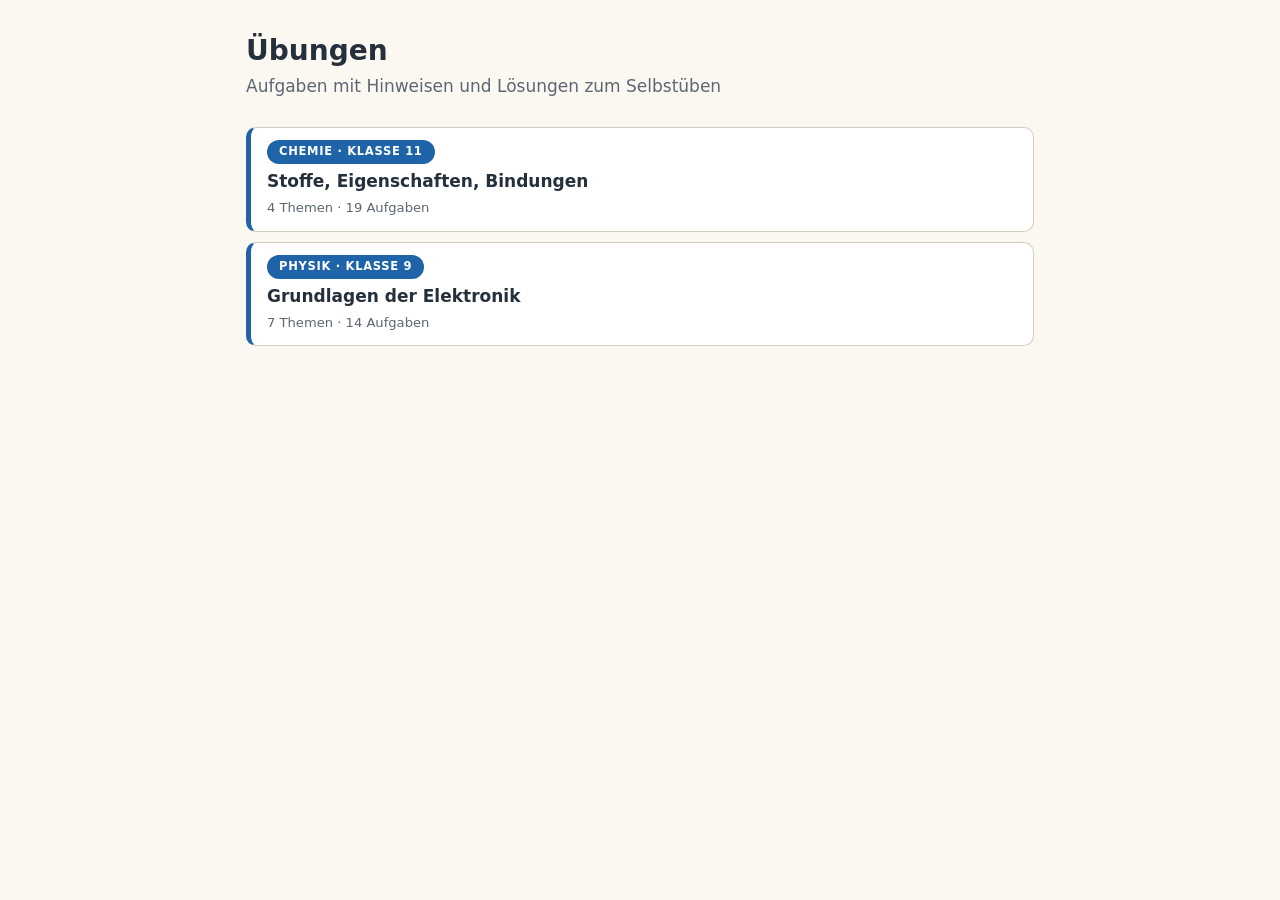
<file: index.html>
<!doctype html>
<html lang="de">
<head>
<meta charset="utf-8">
<meta name="viewport" content="width=device-width, initial-scale=1">
<meta http-equiv="Content-Security-Policy" content="default-src 'none'; img-src 'self'; style-src 'self'; base-uri 'none'; form-action 'none'">
<meta name="referrer" content="no-referrer">
<meta name="robots" content="noindex">
<meta name="theme-color" content="#FBF8F2">
<title>Übungen</title>
<link rel="icon" href="favicon.svg" type="image/svg+xml">
<link rel="stylesheet" href="style.css">
</head>
<body id="top">
<header><h1>Übungen</h1><p class="unter">Aufgaben mit Hinweisen und Lösungen zum Selbstüben</p></header><main><nav class="uebersicht"><a class="seite" href="bindungen-11/"><span class="kicker">Chemie · Klasse 11</span><strong>Stoffe, Eigenschaften, Bindungen</strong><span class="umfang">4 Themen · 19 Aufgaben</span></a><a class="seite" href="elektronik-9/"><span class="kicker">Physik · Klasse 9</span><strong>Grundlagen der Elektronik</strong><span class="umfang">7 Themen · 14 Aufgaben</span></a></nav></main>
</body>
</html>
</file>
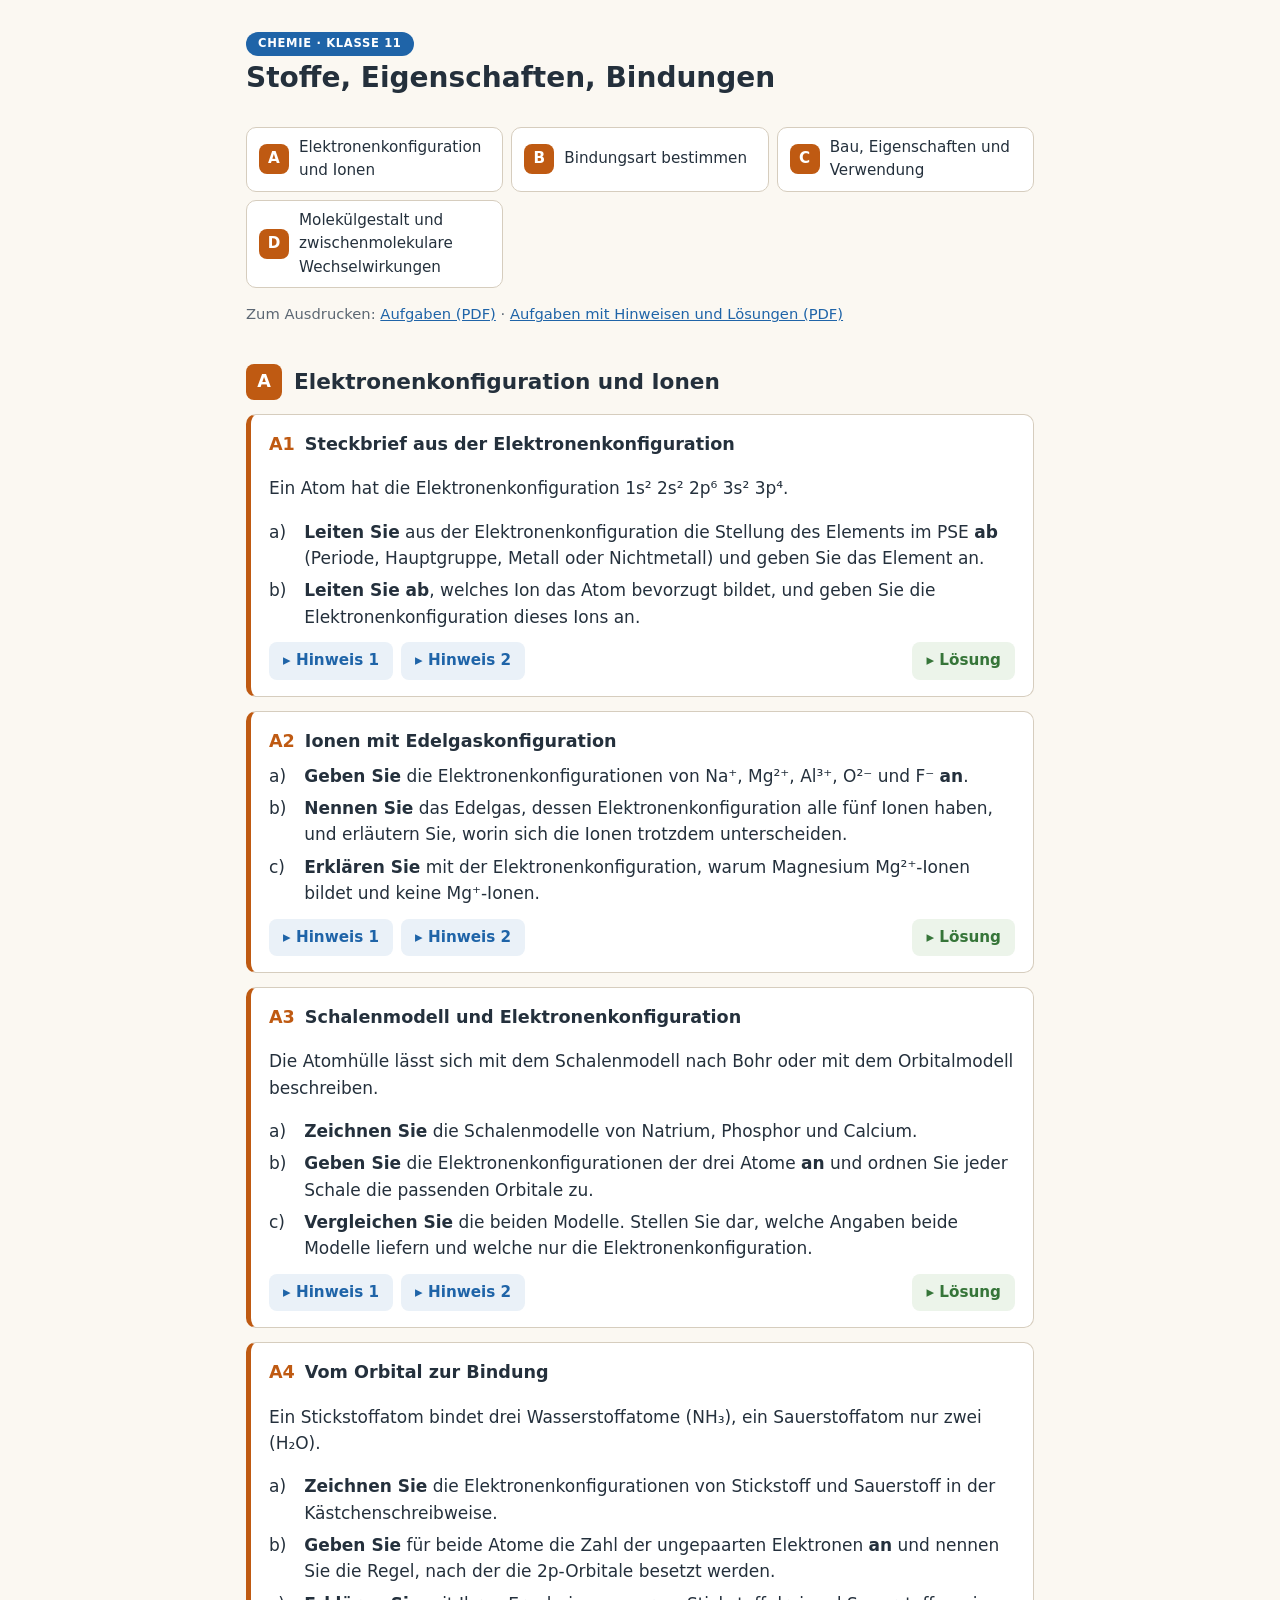
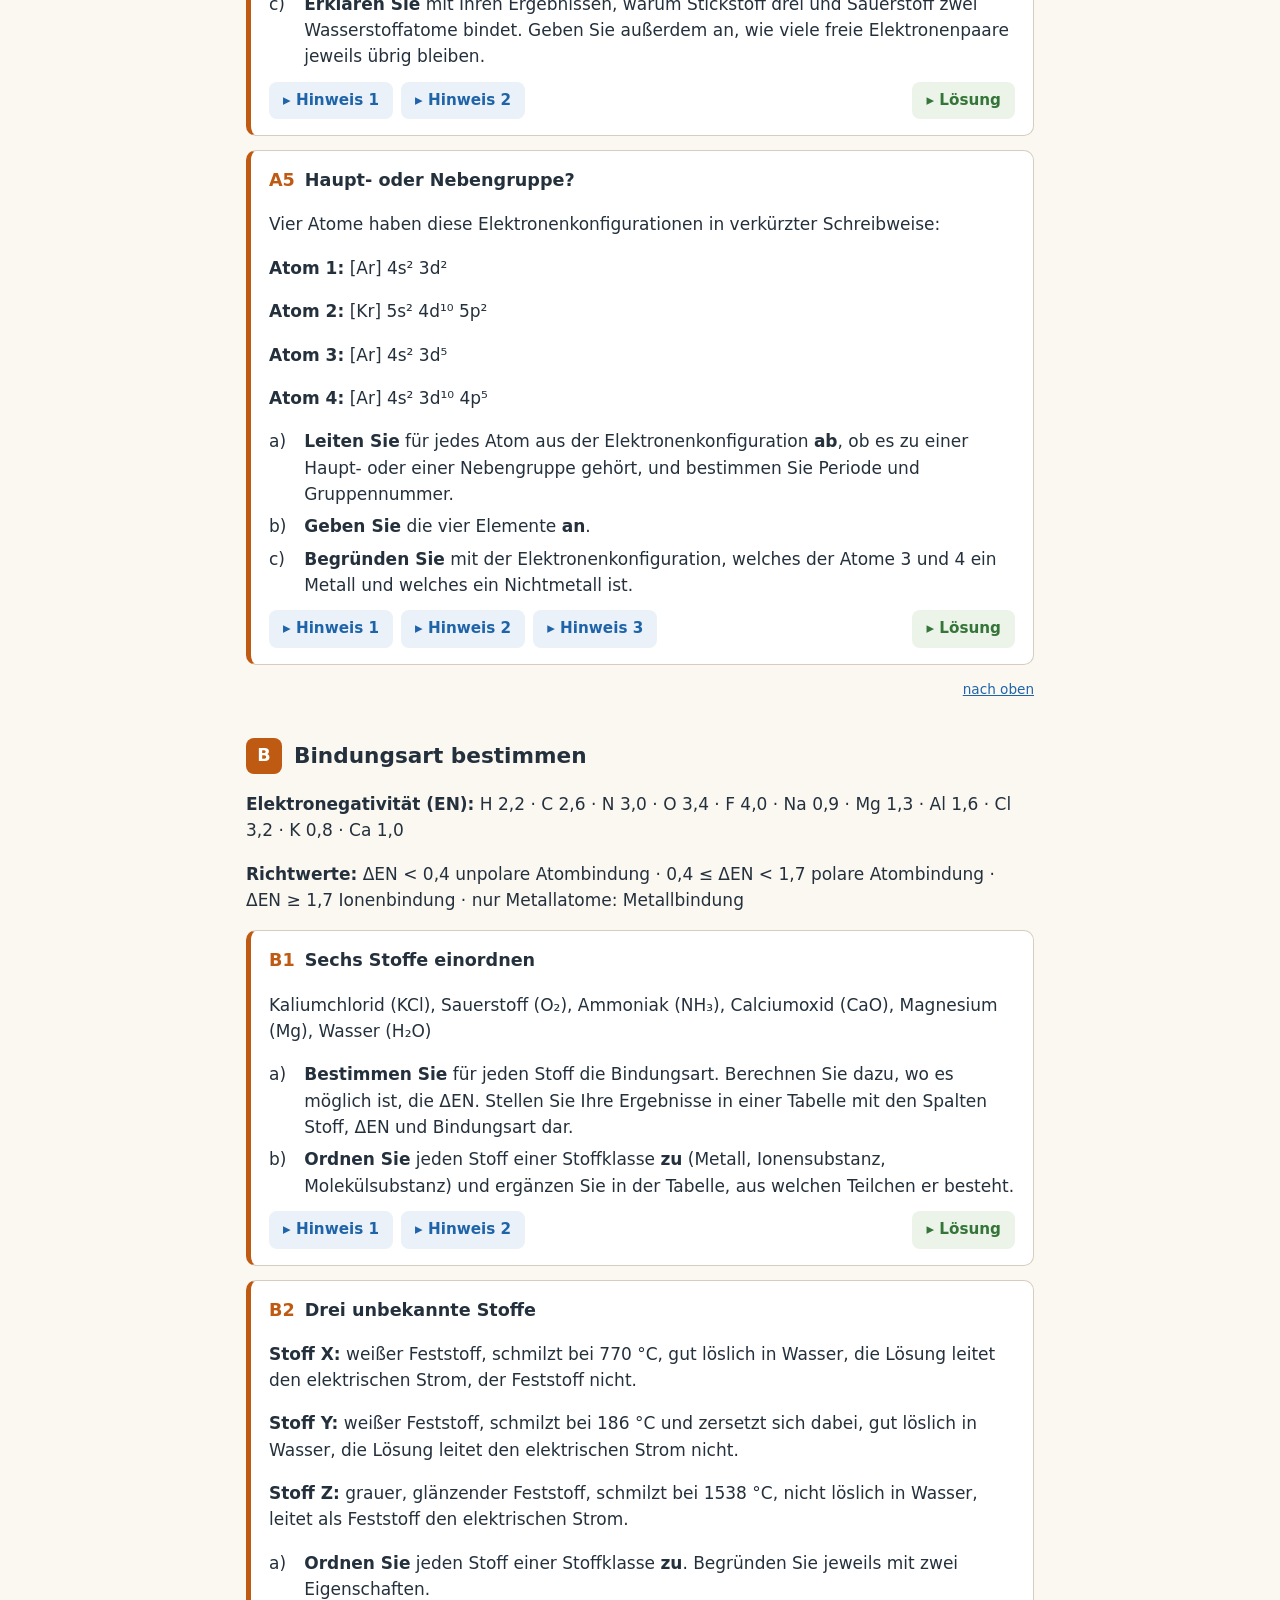
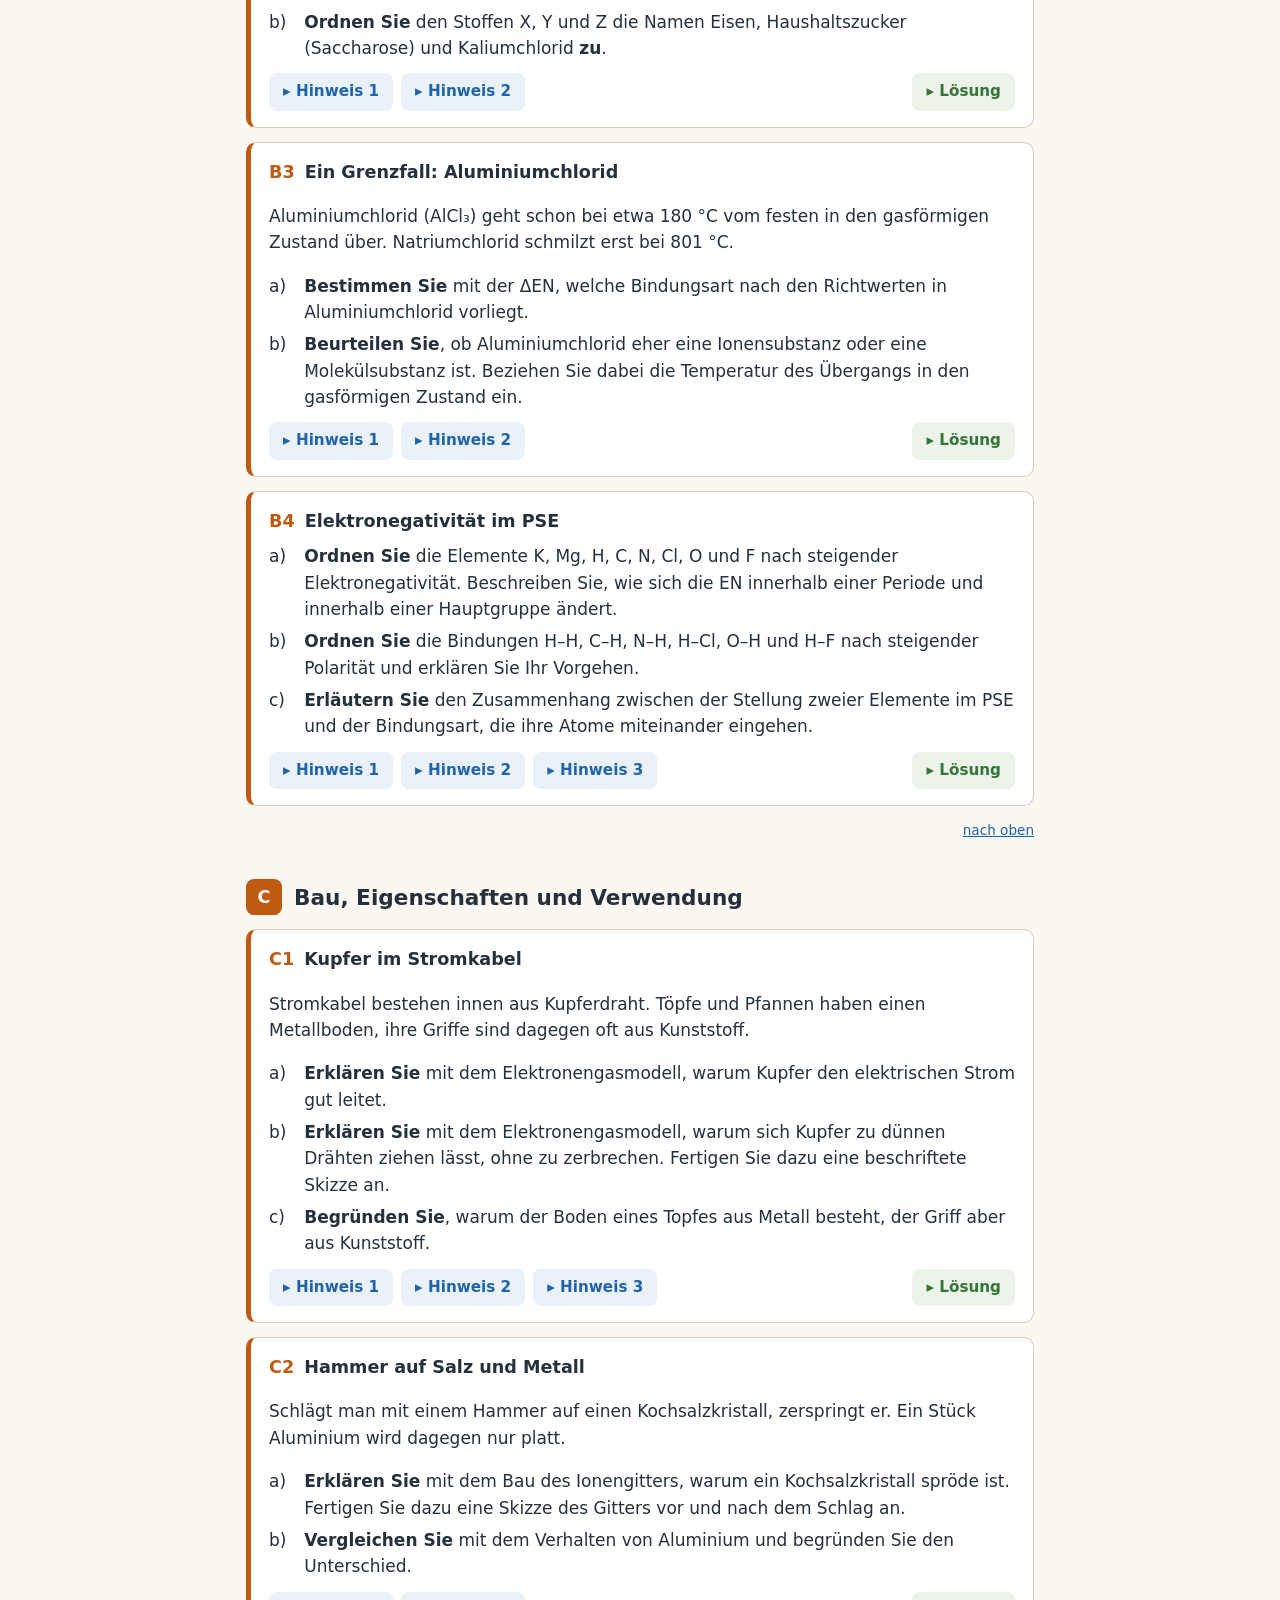
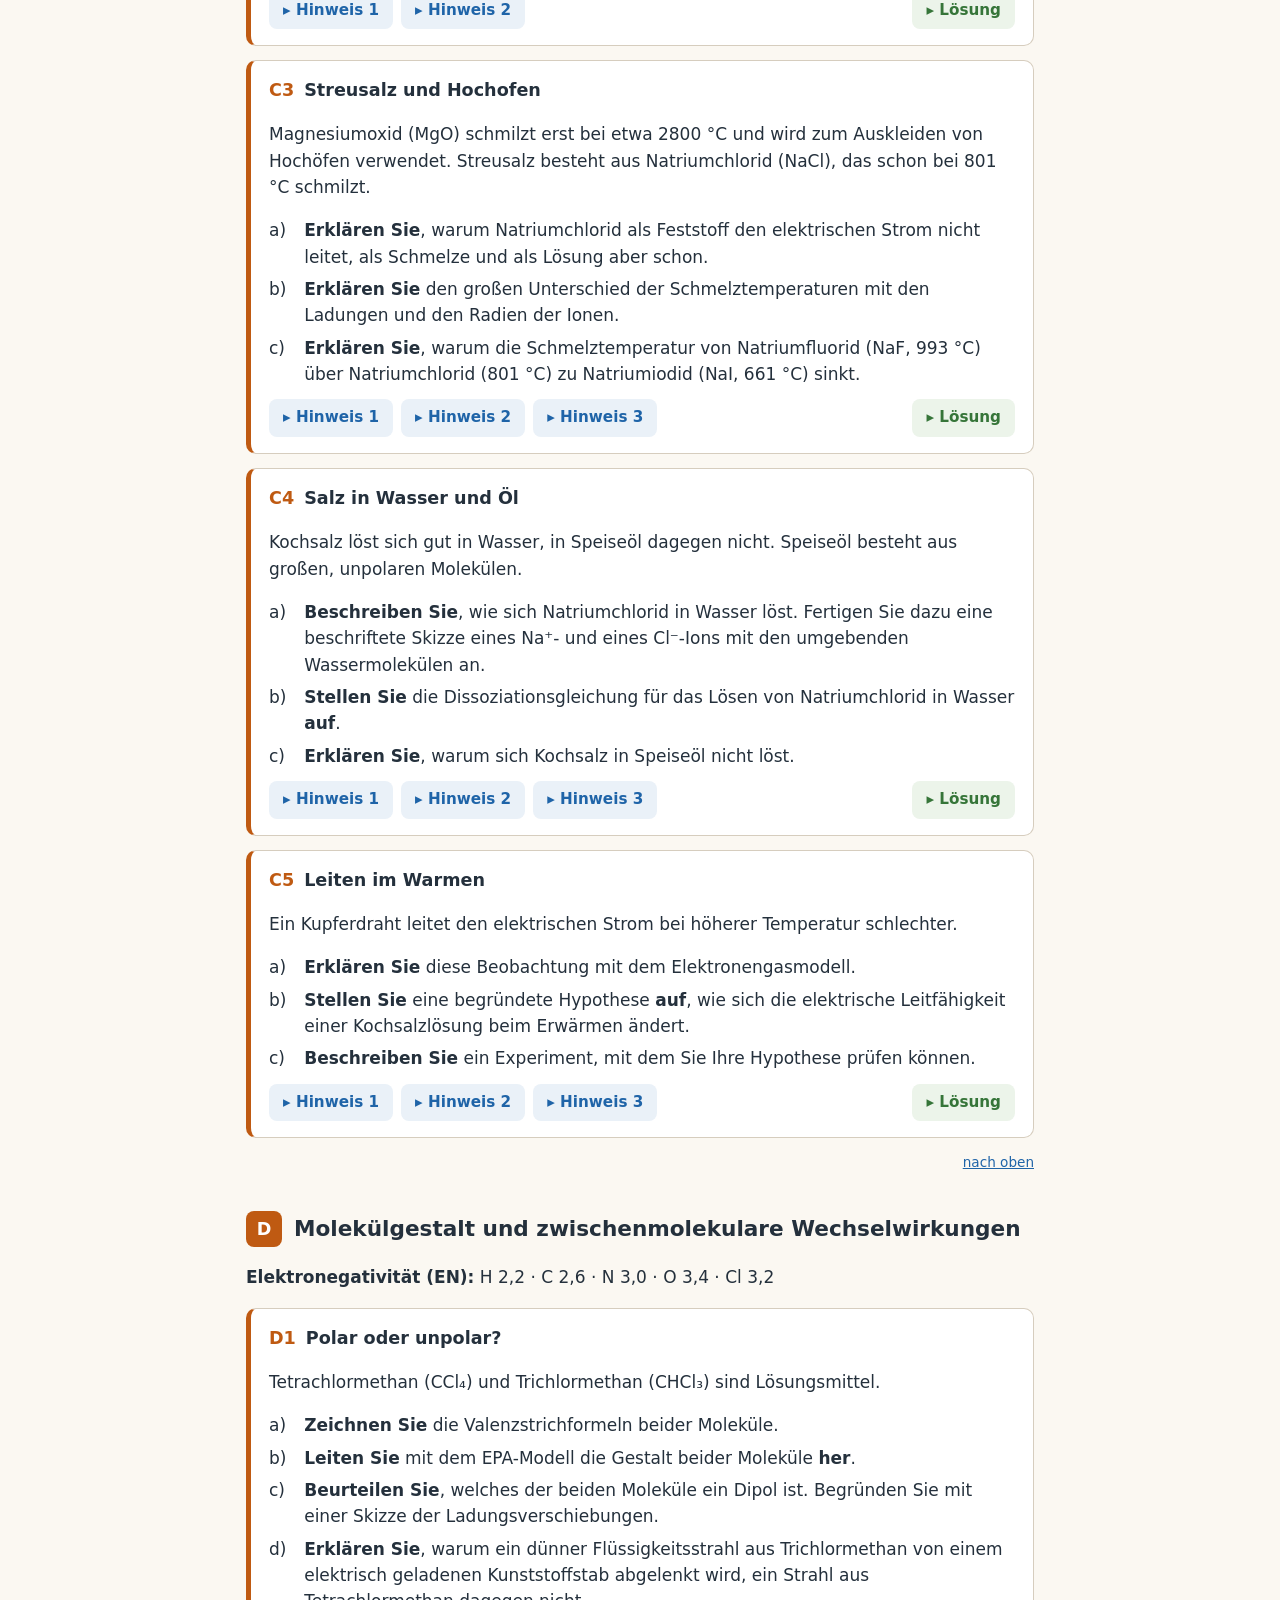
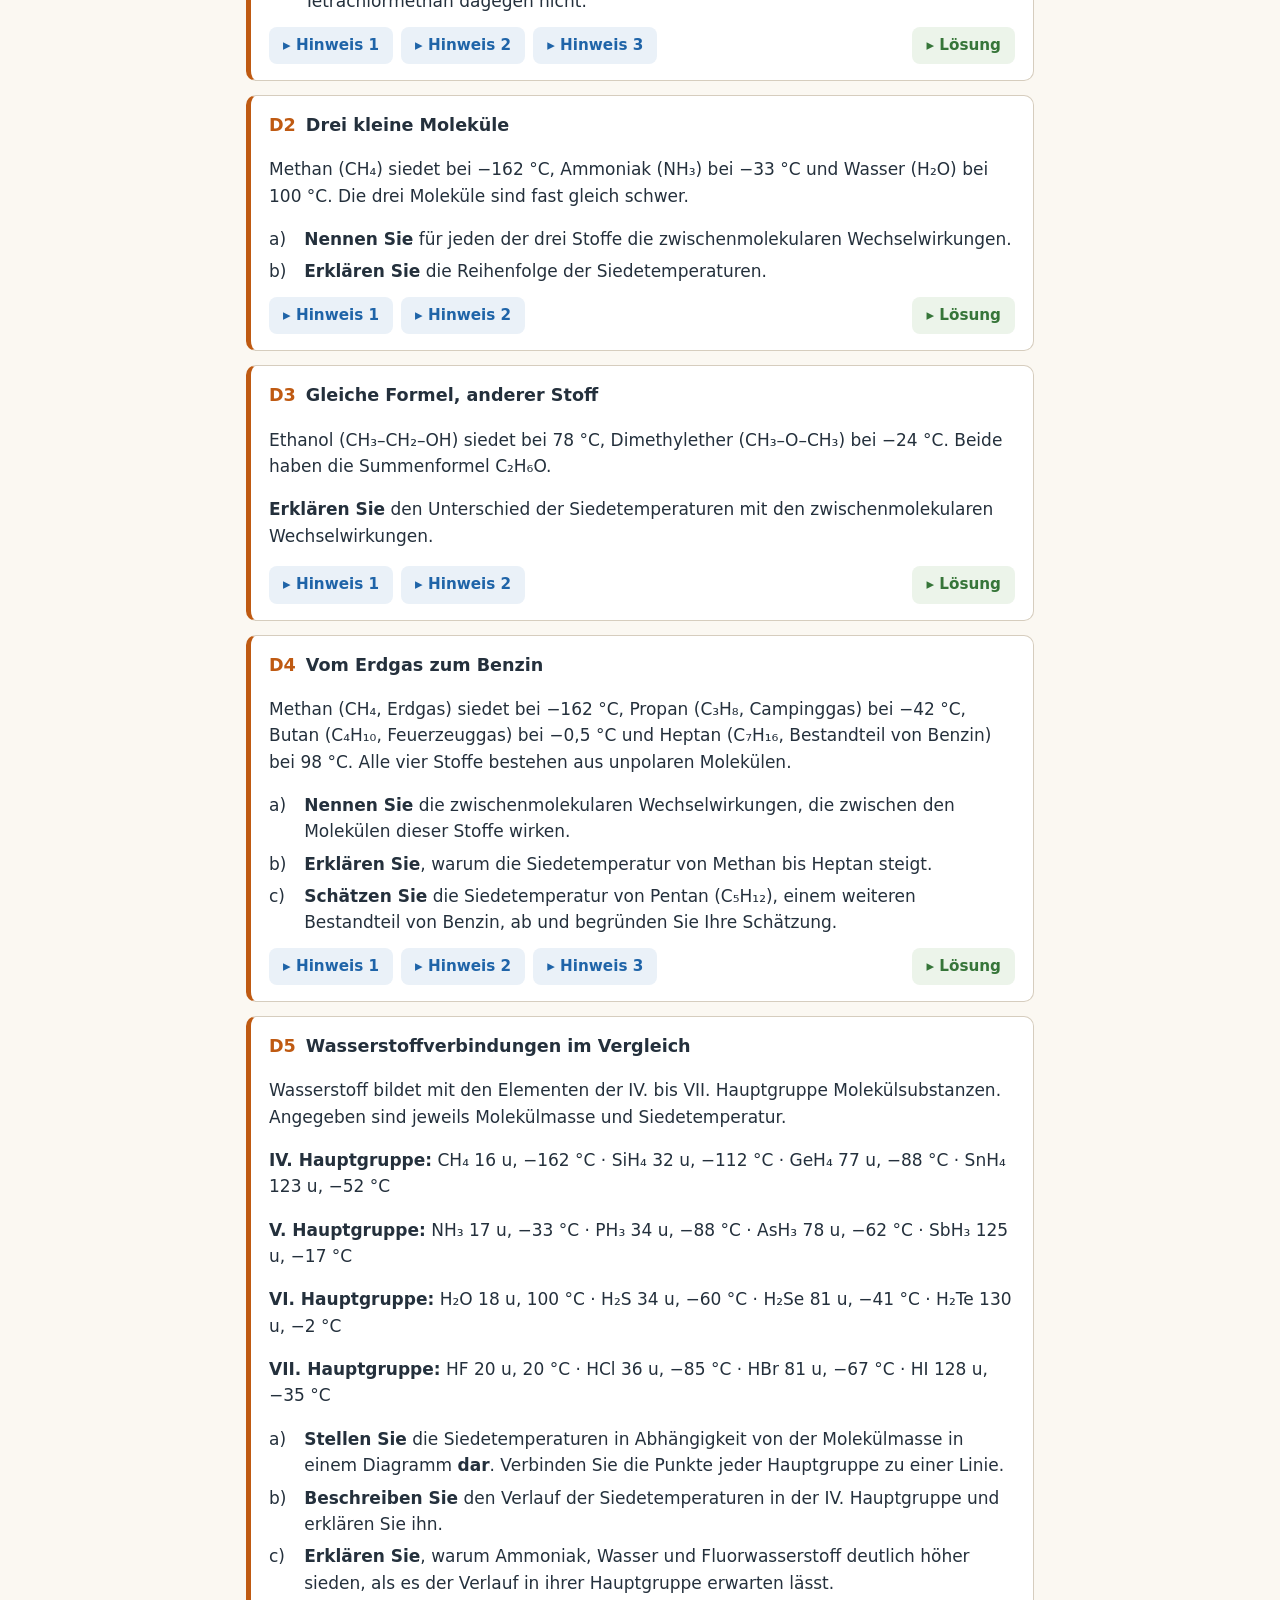
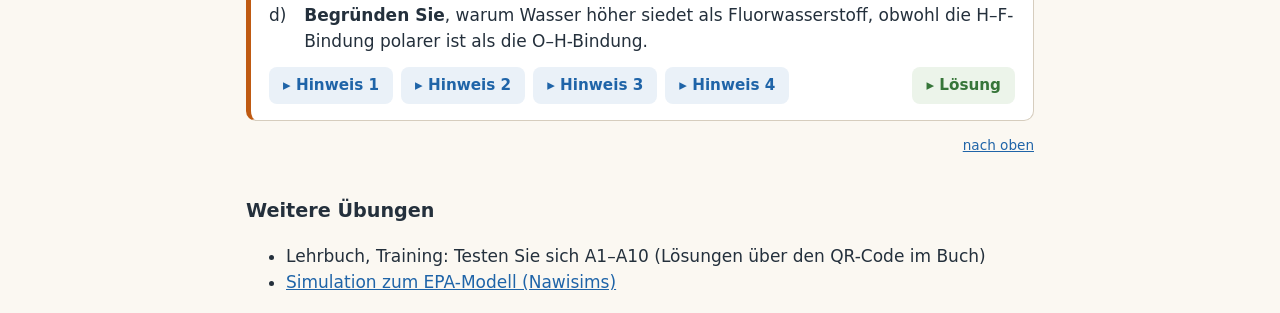
<file: bindungen-11/index.html>
<!doctype html>
<html lang="de">
<head>
<meta charset="utf-8">
<meta name="viewport" content="width=device-width, initial-scale=1">
<meta http-equiv="Content-Security-Policy" content="default-src 'none'; img-src 'self'; style-src 'self'; base-uri 'none'; form-action 'none'">
<meta name="referrer" content="no-referrer">
<meta name="robots" content="noindex">
<meta name="theme-color" content="#FBF8F2">
<title>Stoffe, Eigenschaften, Bindungen</title>
<link rel="icon" href="../favicon.svg" type="image/svg+xml">
<link rel="stylesheet" href="../style.css">
</head>
<body id="top">
<header><p class="kicker">Chemie · Klasse 11</p><h1>Stoffe, Eigenschaften, Bindungen</h1>
</header>
<main>
<nav class="themen" aria-label="Themen"><a href="#thema-a"><span>A</span>Elektronenkonfiguration und Ionen</a><a href="#thema-b"><span>B</span>Bindungsart bestimmen</a><a href="#thema-c"><span>C</span>Bau, Eigenschaften und Verwendung</a><a href="#thema-d"><span>D</span>Molekülgestalt und zwischenmolekulare Wechselwirkungen</a></nav>
<p class="pdf">Zum Ausdrucken: <a href="uebungen.pdf">Aufgaben (PDF)</a> · <a href="uebungen-loesungen.pdf">Aufgaben mit Hinweisen und Lösungen (PDF)</a></p>
<section class="thema" id="thema-a">
<div class="themenkopf">
<h2><span class="kachel">A</span>Elektronenkonfiguration und Ionen</h2>
</div>
<article class="aufgabe" id="a1">
<div class="auftrag">
<h3><span class="nr">A1</span>Steckbrief aus der Elektronenkonfiguration</h3>
<p>Ein Atom hat die Elektronenkonfiguration 1s² 2s² 2p⁶ 3s² 3p⁴.</p>
<ol class="teil"><li><span class="abc">a)</span><div><strong>Leiten Sie</strong> aus der Elektronenkonfiguration die Stellung des Elements im PSE <strong>ab</strong> (Periode, Hauptgruppe, Metall oder Nichtmetall) und geben Sie das Element an.</div></li><li><span class="abc">b)</span><div><strong>Leiten Sie ab</strong>, welches Ion das Atom bevorzugt bildet, und geben Sie die Elektronenkonfiguration dieses Ions an.</div></li></ol>
</div>
<div class="hilfen"><details class="hinweis"><summary>Hinweis 1<span class="zu"> zu A1</span></summary><div><p>Zählen Sie alle Elektronen, ihre Zahl ist die Ordnungszahl. Für die Stellung im PSE kommt es auf das äußerste besetzte Energieniveau an.</p></div></details><details class="hinweis"><summary>Hinweis 2<span class="zu"> zu A1</span></summary><div><p>Die Periode ist die Nummer des höchsten besetzten Energieniveaus, die Hauptgruppe die Zahl der Elektronen in diesem Niveau (hier 3s + 3p). Einem Atom mit fast vollem p-Niveau fehlen nur wenige Elektronen bis zur Edelgaskonfiguration: Es nimmt Elektronen auf.</p></div></details><details class="loesung"><summary>Lösung<span class="zu"> zu A1</span></summary><div><ol class="teil"><li><span class="abc">a)</span><div>Das höchste besetzte Energieniveau ist n = 3, das Element steht also in der <strong>3. Periode</strong>. Im 3s- und 3p-Niveau sitzen 2 + 4 = 6 Valenzelektronen, das ergibt die <strong>VI. Hauptgruppe</strong>. Wegen der fortgeschrittenen Besetzung der 3p-Orbitale (4 von 6 Elektronen) ist es ein <strong>Nichtmetall</strong>. Mit 16 Elektronen ist es <strong>Schwefel</strong> (S).</div></li><li><span class="abc">b)</span><div>Dem Atom fehlen zwei Elektronen bis zum vollen 3p-Niveau. Es nimmt deshalb zwei Elektronen auf und bildet das <strong>Sulfid-Ion S²⁻</strong> mit der Elektronenkonfiguration 1s² 2s² 2p⁶ 3s² 3p⁶. Das ist die Edelgaskonfiguration von Argon.</div></li></ol></div></details></div>
</article>
<article class="aufgabe" id="a2">
<div class="auftrag">
<h3><span class="nr">A2</span>Ionen mit Edelgaskonfiguration</h3>
<ol class="teil"><li><span class="abc">a)</span><div><strong>Geben Sie</strong> die Elektronenkonfigurationen von Na⁺, Mg²⁺, Al³⁺, O²⁻ und F⁻ <strong>an</strong>.</div></li><li><span class="abc">b)</span><div><strong>Nennen Sie</strong> das Edelgas, dessen Elektronenkonfiguration alle fünf Ionen haben, und erläutern Sie, worin sich die Ionen trotzdem unterscheiden.</div></li><li><span class="abc">c)</span><div><strong>Erklären Sie</strong> mit der Elektronenkonfiguration, warum Magnesium Mg²⁺-Ionen bildet und keine Mg⁺-Ionen.</div></li></ol>
</div>
<div class="hilfen"><details class="hinweis"><summary>Hinweis 1<span class="zu"> zu A2</span></summary><div><p>Schreiben Sie zuerst die Konfiguration des Atoms auf. Kationen geben Elektronen ab, Anionen nehmen Elektronen auf, bis eine Edelgaskonfiguration erreicht ist.</p></div></details><details class="hinweis"><summary>Hinweis 2<span class="zu"> zu A2</span></summary><div><p>Alle fünf Ionen haben gleich viele Elektronen. Vergleichen Sie die Zahl der Protonen im Kern: Wie wirkt sich eine größere Kernladung auf die Hülle aus?</p></div></details><details class="loesung"><summary>Lösung<span class="zu"> zu A2</span></summary><div><ol class="teil"><li><span class="abc">a)</span><div>Alle fünf Ionen haben die Elektronenkonfiguration <strong>1s² 2s² 2p⁶</strong>.</div></li><li><span class="abc">b)</span><div>Es ist die Konfiguration von <strong>Neon</strong>. Die Ionen unterscheiden sich in der Zahl der Protonen im Kern und damit in ihrer Ladung. Je mehr Protonen bei gleicher Elektronenzahl, desto stärker wird die Hülle angezogen und desto kleiner ist das Ion (Al³⁺ ist das kleinste, O²⁻ das größte).</div></li><li><span class="abc">c)</span><div>Magnesium hat die Konfiguration 1s² 2s² 2p⁶ <strong>3s²</strong>. Erst wenn es beide 3s-Elektronen abgibt, erreicht es die Edelgaskonfiguration von Neon. Ein Mg⁺-Ion hätte noch ein 3s-Elektron und damit keine Edelgaskonfiguration.</div></li></ol></div></details></div>
</article>
<article class="aufgabe" id="a3">
<div class="auftrag">
<h3><span class="nr">A3</span>Schalenmodell und Elektronenkonfiguration</h3>
<p>Die Atomhülle lässt sich mit dem Schalenmodell nach Bohr oder mit dem Orbitalmodell beschreiben.</p>
<ol class="teil"><li><span class="abc">a)</span><div><strong>Zeichnen Sie</strong> die Schalenmodelle von Natrium, Phosphor und Calcium.</div></li><li><span class="abc">b)</span><div><strong>Geben Sie</strong> die Elektronenkonfigurationen der drei Atome <strong>an</strong> und ordnen Sie jeder Schale die passenden Orbitale zu.</div></li><li><span class="abc">c)</span><div><strong>Vergleichen Sie</strong> die beiden Modelle. Stellen Sie dar, welche Angaben beide Modelle liefern und welche nur die Elektronenkonfiguration.</div></li></ol>
</div>
<div class="hilfen"><details class="hinweis"><summary>Hinweis 1<span class="zu"> zu A3</span></summary><div><p>Die Zahl der Elektronen ist die Ordnungszahl. Die Zahl der Schalen entspricht der Periode, die Zahl der Außenelektronen der Hauptgruppe. Die innerste Schale fasst 2 Elektronen, die zweite 8.</p></div></details><details class="hinweis"><summary>Hinweis 2<span class="zu"> zu A3</span></summary><div><p>Fassen Sie in der Elektronenkonfiguration alle Orbitale mit derselben Zahl vor dem Buchstaben zusammen und vergleichen Sie ihre Elektronenzahl mit den Schalen. Sehen Sie sich dann an, was im Schalenmodell von den Buchstaben s und p und von der Reihenfolge der Besetzung übrig bleibt.</p></div></details><details class="loesung"><summary>Lösung<span class="zu"> zu A3</span></summary><div><ol class="teil"><li><span class="abc">a)</span><div>Natrium 2 · 8 · 1, Phosphor 2 · 8 · 5, Calcium 2 · 8 · 8 · 2 (Abbildung unten). Die Elektronen liegen innerhalb der Schalen, der Kern trägt die Zahl der Protonen.</div></li><li><span class="abc">b)</span><div><p>Na: 1s² 2s² 2p⁶ 3s¹ · P: 1s² 2s² 2p⁶ 3s² 3p³ · Ca: 1s² 2s² 2p⁶ 3s² 3p⁶ 4s²</p>
<p>1. Schale: 1s (2 Elektronen) · 2. Schale: 2s und 2p (2 + 6 = 8) · 3. Schale: 3s und 3p (bei P 2 + 3 = 5, bei Ca 2 + 6 = 8) · 4. Schale: 4s (bei Ca 2). Eine Schale entspricht also einem Energieniveau mit derselben Zahl n.</p></div></li><li><span class="abc">c)</span><div><p><strong>Beide Modelle</strong> zeigen, wie viele Elektronen in jedem Energieniveau sitzen, und damit die Zahl der Außenelektronen (Hauptgruppe) und die Zahl der besetzten Energieniveaus (Periode). Für die Oktettregel und die Ionenbildung reicht deshalb oft das Schalenmodell: Natrium gibt ein, Calcium zwei Außenelektronen ab, Phosphor fehlen drei Elektronen zum Oktett.</p>
<p><strong>Nur die Elektronenkonfiguration</strong> zeigt, dass ein Energieniveau in s- und p-Niveaus mit unterschiedlicher Energie unterteilt ist und wie sich die Elektronen darauf verteilen. Beim Phosphor sieht man so, dass die drei 3p-Elektronen ungepaart sind (Hund&#x27;sche Regel), deshalb bildet Phosphor drei Atombindungen (PH₃). Außerdem erklärt nur sie die Reihenfolge der Besetzung: Beim Calcium wird das 4s-Niveau vor dem 3d-Niveau besetzt. Im Schalenmodell bleibt unklar, warum die dritte Schale mit 8 Elektronen aufhört und die vierte beginnt.</p>
<p>Das Schalenmodell stellt die Elektronen in Schalen mit festem Abstand um den Kern dar. Im Orbitalmodell sind Orbitale Räume, in denen sich ein Elektron mit hoher Wahrscheinlichkeit aufhält, aber keine festen Bahnen.</p></div></li></ol><figure><img src="bilder/schalenmodelle.svg" alt="Schalenmodelle von Natrium (Kern 11+, Schalen mit 2, 8 und 1 Elektron), Phosphor (15+, 2, 8, 5) und Calcium (20+, 2, 8, 8, 2). Die Elektronen liegen jeweils innerhalb der Schalen." loading="lazy"></figure></div></details></div>
</article>
<article class="aufgabe" id="a4">
<div class="auftrag">
<h3><span class="nr">A4</span>Vom Orbital zur Bindung</h3>
<p>Ein Stickstoffatom bindet drei Wasserstoffatome (NH₃), ein Sauerstoffatom nur zwei (H₂O).</p>
<ol class="teil"><li><span class="abc">a)</span><div><strong>Zeichnen Sie</strong> die Elektronenkonfigurationen von Stickstoff und Sauerstoff in der Kästchenschreibweise.</div></li><li><span class="abc">b)</span><div><strong>Geben Sie</strong> für beide Atome die Zahl der ungepaarten Elektronen <strong>an</strong> und nennen Sie die Regel, nach der die 2p-Orbitale besetzt werden.</div></li><li><span class="abc">c)</span><div><strong>Erklären Sie</strong> mit Ihren Ergebnissen, warum Stickstoff drei und Sauerstoff zwei Wasserstoffatome bindet. Geben Sie außerdem an, wie viele freie Elektronenpaare jeweils übrig bleiben.</div></li></ol>
</div>
<div class="hilfen"><details class="hinweis"><summary>Hinweis 1<span class="zu"> zu A4</span></summary><div><p>Stickstoff hat 7, Sauerstoff 8 Elektronen. Ein Kästchen steht für ein Orbital, ein Pfeil für ein Elektron. In ein Kästchen passen höchstens zwei Elektronen mit entgegengesetztem Spin. Überlegen Sie bei den drei gleichwertigen 2p-Kästchen, in welcher Reihenfolge sie gefüllt werden.</p></div></details><details class="hinweis"><summary>Hinweis 2<span class="zu"> zu A4</span></summary><div><p>Ein einfach besetztes Orbital kann mit dem Elektron eines Wasserstoffatoms ein gemeinsames Elektronenpaar bilden. Was passiert mit den doppelt besetzten Orbitalen?</p></div></details><details class="loesung"><summary>Lösung<span class="zu"> zu A4</span></summary><div><ol class="teil"><li><span class="abc">a)</span><div>N: 1s [↑↓] · 2s [↑↓] · 2p [↑][↑][↑] · O: 1s [↑↓] · 2s [↑↓] · 2p [↑↓][↑][↑]</div></li><li><span class="abc">b)</span><div>Stickstoff hat <strong>drei</strong>, Sauerstoff <strong>zwei</strong> ungepaarte Elektronen. <strong>Hund&#x27;sche Regel:</strong> Energiegleiche Orbitale wie die drei 2p-Orbitale werden zuerst einfach besetzt, erst dann doppelt.</div></li><li><span class="abc">c)</span><div>Jedes ungepaarte Elektron bildet mit dem Elektron eines H-Atoms ein bindendes Elektronenpaar. Stickstoff bindet deshalb drei, Sauerstoff zwei H-Atome. Die doppelt besetzten Orbitale im äußersten Energieniveau bleiben als freie Elektronenpaare übrig, beim N-Atom <strong>eines</strong>, beim O-Atom <strong>zwei</strong>. Beide Atome haben dann acht Außenelektronen (Oktett). Das passt zur Tabelle im EPA-Modell (NH₃ pyramidal, H₂O gewinkelt).</div></li></ol></div></details></div>
</article>
<article class="aufgabe" id="a5">
<div class="auftrag">
<h3><span class="nr">A5</span>Haupt- oder Nebengruppe?</h3>
<p>Vier Atome haben diese Elektronenkonfigurationen in verkürzter Schreibweise:</p>
<p><strong>Atom 1:</strong> [Ar] 4s² 3d²</p>
<p><strong>Atom 2:</strong> [Kr] 5s² 4d¹⁰ 5p²</p>
<p><strong>Atom 3:</strong> [Ar] 4s² 3d⁵</p>
<p><strong>Atom 4:</strong> [Ar] 4s² 3d¹⁰ 4p⁵</p>
<ol class="teil"><li><span class="abc">a)</span><div><strong>Leiten Sie</strong> für jedes Atom aus der Elektronenkonfiguration <strong>ab</strong>, ob es zu einer Haupt- oder einer Nebengruppe gehört, und bestimmen Sie Periode und Gruppennummer.</div></li><li><span class="abc">b)</span><div><strong>Geben Sie</strong> die vier Elemente <strong>an</strong>.</div></li><li><span class="abc">c)</span><div><strong>Begründen Sie</strong> mit der Elektronenkonfiguration, welches der Atome 3 und 4 ein Metall und welches ein Nichtmetall ist.</div></li></ol>
</div>
<div class="hilfen"><details class="hinweis"><summary>Hinweis 1<span class="zu"> zu A5</span></summary><div><p>[Ar] steht für die Elektronenkonfiguration von Argon (18 Elektronen), [Kr] für die von Krypton (36 Elektronen). Entscheidend ist, welches Orbital zuletzt besetzt wird: s oder p → Hauptgruppe, d → Nebengruppe.</p></div></details><details class="hinweis"><summary>Hinweis 2<span class="zu"> zu A5</span></summary><div><p>Die Periode ist die Nummer des höchsten besetzten s-Niveaus. Die Gruppennummer ist bei Hauptgruppen die Zahl der Elektronen im letzten s- und p-Niveau, bei Nebengruppen die Zahl der Elektronen im letzten s- und d-Niveau. Ein voll besetztes d-Niveau vor einem p-Niveau zählt nicht mit.</p></div></details><details class="hinweis"><summary>Hinweis 3<span class="zu"> zu A5</span></summary><div><p>Metalle geben Elektronen leicht ab, Nichtmetalle nehmen Elektronen auf. Welches der Atome 3 und 4 erreicht durch Aufnahme weniger Elektronen eine Edelgaskonfiguration?</p></div></details><details class="loesung"><summary>Lösung<span class="zu"> zu A5</span></summary><div><ol class="teil"><li><span class="abc">a)</span><div><p>Atom 1: zuletzt 3d besetzt → <strong>Nebengruppe</strong>, höchstes s-Niveau 4s → 4. Periode, 2 + 2 = 4 → <strong>IV. Nebengruppe</strong></p>
<p>Atom 2: zuletzt 5p besetzt → <strong>Hauptgruppe</strong>, 5. Periode, 2 + 2 = 4 → <strong>IV. Hauptgruppe</strong> (das volle 4d-Niveau zählt nicht)</p>
<p>Atom 3: zuletzt 3d besetzt → <strong>Nebengruppe</strong>, 4. Periode, 2 + 5 = 7 → <strong>VII. Nebengruppe</strong></p>
<p>Atom 4: zuletzt 4p besetzt → <strong>Hauptgruppe</strong>, 4. Periode, 2 + 5 = 7 → <strong>VII. Hauptgruppe</strong> (das volle 3d-Niveau zählt nicht)</p></div></li><li><span class="abc">b)</span><div>Atom 1: Titan (Ti, 22 Elektronen) · Atom 2: Zinn (Sn, 50) · Atom 3: Mangan (Mn, 25) · Atom 4: Brom (Br, 35)</div></li><li><span class="abc">c)</span><div>Bei Mangan (Atom 3) ist zuletzt ein d-Niveau besetzt, außen sitzen nur die zwei 4s-Elektronen. Mangan gibt Elektronen leicht ab und ist ein <strong>Metall</strong>. Bei Brom (Atom 4) ist das 4p-Niveau mit 5 von 6 Elektronen fast voll. Es nimmt leicht ein Elektron auf (Br⁻) und ist ein <strong>Nichtmetall</strong>. Die gleiche Gruppennummer VII bedeutet also nicht die gleichen Eigenschaften.</div></li></ol></div></details></div>
</article>
<p class="hoch"><a href="#top">nach oben</a></p></section>
<section class="thema" id="thema-b">
<div class="themenkopf">
<h2><span class="kachel">B</span>Bindungsart bestimmen</h2>
<p><strong>Elektronegativität (EN):</strong> H 2,2 · C 2,6 · N 3,0 · O 3,4 · F 4,0 · Na 0,9 · Mg 1,3 · Al 1,6 · Cl 3,2 · K 0,8 · Ca 1,0</p>
<p><strong>Richtwerte:</strong> ΔEN &lt; 0,4 unpolare Atombindung · 0,4 ≤ ΔEN &lt; 1,7 polare Atombindung · ΔEN ≥ 1,7 Ionenbindung · nur Metallatome: Metallbindung</p>
</div>
<article class="aufgabe" id="b1">
<div class="auftrag">
<h3><span class="nr">B1</span>Sechs Stoffe einordnen</h3>
<p>Kaliumchlorid (KCl), Sauerstoff (O₂), Ammoniak (NH₃), Calciumoxid (CaO), Magnesium (Mg), Wasser (H₂O)</p>
<ol class="teil"><li><span class="abc">a)</span><div><strong>Bestimmen Sie</strong> für jeden Stoff die Bindungsart. Berechnen Sie dazu, wo es möglich ist, die ΔEN. Stellen Sie Ihre Ergebnisse in einer Tabelle mit den Spalten Stoff, ΔEN und Bindungsart dar.</div></li><li><span class="abc">b)</span><div><strong>Ordnen Sie</strong> jeden Stoff einer Stoffklasse <strong>zu</strong> (Metall, Ionensubstanz, Molekülsubstanz) und ergänzen Sie in der Tabelle, aus welchen Teilchen er besteht.</div></li></ol>
</div>
<div class="hilfen"><details class="hinweis"><summary>Hinweis 1<span class="zu"> zu B1</span></summary><div><p>Die ΔEN ist der größere EN-Wert minus den kleineren. Bei Magnesium gibt es keinen Bindungspartner mit anderem EN-Wert.</p></div></details><details class="hinweis"><summary>Hinweis 2<span class="zu"> zu B1</span></summary><div><p>Aus der Bindungsart folgt die Stoffklasse. Überlegen Sie für Ionenbindung, Atombindung und Metallbindung, welche Teilchen den Stoff jeweils aufbauen.</p></div></details><details class="loesung"><summary>Lösung<span class="zu"> zu B1</span></summary><div><ol class="teil"><li><span class="abc">a)</span><div>KCl: ΔEN = 2,4, Ionenbindung · O₂: ΔEN = 0, unpolare Atombindung · NH₃: ΔEN = 0,8, polare Atombindung · CaO: ΔEN = 2,4, Ionenbindung · Mg: Metallbindung · H₂O: ΔEN = 1,2, polare Atombindung</div></li><li><span class="abc">b)</span><div>Ionensubstanzen (Kationen und Anionen): KCl (K⁺, Cl⁻), CaO (Ca²⁺, O²⁻) · Molekülsubstanzen (Moleküle): O₂, NH₃, H₂O · Metall (Atomrümpfe und Elektronengas): Mg</div></li></ol></div></details></div>
</article>
<article class="aufgabe" id="b2">
<div class="auftrag">
<h3><span class="nr">B2</span>Drei unbekannte Stoffe</h3>
<p><strong>Stoff X:</strong> weißer Feststoff, schmilzt bei 770 °C, gut löslich in Wasser, die Lösung leitet den elektrischen Strom, der Feststoff nicht.</p>
<p><strong>Stoff Y:</strong> weißer Feststoff, schmilzt bei 186 °C und zersetzt sich dabei, gut löslich in Wasser, die Lösung leitet den elektrischen Strom nicht.</p>
<p><strong>Stoff Z:</strong> grauer, glänzender Feststoff, schmilzt bei 1538 °C, nicht löslich in Wasser, leitet als Feststoff den elektrischen Strom.</p>
<ol class="teil"><li><span class="abc">a)</span><div><strong>Ordnen Sie</strong> jeden Stoff einer Stoffklasse <strong>zu</strong>. Begründen Sie jeweils mit zwei Eigenschaften.</div></li><li><span class="abc">b)</span><div><strong>Ordnen Sie</strong> den Stoffen X, Y und Z die Namen Eisen, Haushaltszucker (Saccharose) und Kaliumchlorid <strong>zu</strong>.</div></li></ol>
</div>
<div class="hilfen"><details class="hinweis"><summary>Hinweis 1<span class="zu"> zu B2</span></summary><div><p>Achten Sie besonders auf die elektrische Leitfähigkeit. Welche beweglichen Ladungsträger gibt es in welcher Stoffklasse?</p></div></details><details class="hinweis"><summary>Hinweis 2<span class="zu"> zu B2</span></summary><div><p>Eine hohe Schmelztemperatur spricht für starke Kräfte zwischen den Teilchen, eine niedrige für schwache Kräfte zwischen Molekülen.</p></div></details><details class="loesung"><summary>Lösung<span class="zu"> zu B2</span></summary><div><ol class="teil"><li><span class="abc">a)</span><div><strong>X: Ionensubstanz.</strong> Hohe Schmelztemperatur (starke Anziehung im Ionengitter), die Lösung leitet (frei bewegliche Ionen), der Feststoff nicht (Ionen im Gitter fest). <strong>Y: Molekülsubstanz.</strong> Niedrige Schmelztemperatur (schwache Kräfte zwischen den Molekülen), die Lösung leitet nicht (keine Ionen). <strong>Z: Metall.</strong> Glanz und Leitfähigkeit des Feststoffs (frei bewegliches Elektronengas).</div></li><li><span class="abc">b)</span><div>X ist Kaliumchlorid (Salz), Y ist Haushaltszucker (Molekülsubstanz), Z ist Eisen (Metall).</div></li></ol></div></details></div>
</article>
<article class="aufgabe" id="b3">
<div class="auftrag">
<h3><span class="nr">B3</span>Ein Grenzfall: Aluminiumchlorid</h3>
<p>Aluminiumchlorid (AlCl₃) geht schon bei etwa 180 °C vom festen in den gasförmigen Zustand über. Natriumchlorid schmilzt erst bei 801 °C.</p>
<ol class="teil"><li><span class="abc">a)</span><div><strong>Bestimmen Sie</strong> mit der ΔEN, welche Bindungsart nach den Richtwerten in Aluminiumchlorid vorliegt.</div></li><li><span class="abc">b)</span><div><strong>Beurteilen Sie</strong>, ob Aluminiumchlorid eher eine Ionensubstanz oder eine Molekülsubstanz ist. Beziehen Sie dabei die Temperatur des Übergangs in den gasförmigen Zustand ein.</div></li></ol>
</div>
<div class="hilfen"><details class="hinweis"><summary>Hinweis 1<span class="zu"> zu B3</span></summary><div><p>Vergleichen Sie Ihr Ergebnis mit der Grenze von 1,7.</p></div></details><details class="hinweis"><summary>Hinweis 2<span class="zu"> zu B3</span></summary><div><p>In einem Ionengitter wirken in alle Richtungen starke Anziehungskräfte. Würde sich ein solches Gitter schon bei 180 °C auflösen?</p></div></details><details class="loesung"><summary>Lösung<span class="zu"> zu B3</span></summary><div><ol class="teil"><li><span class="abc">a)</span><div>ΔEN = 3,2 − 1,6 = 1,6. Das liegt knapp unter 1,7, nach den Richtwerten also eine <strong>polare Atombindung</strong>.</div></li><li><span class="abc">b)</span><div>Die niedrige Übergangstemperatur passt nicht zu einem stabilen Ionengitter wie bei Natriumchlorid, sondern zu einzelnen Molekülen mit schwachen Kräften zwischen ihnen. Aluminiumchlorid verhält sich deshalb eher wie eine <strong>Molekülsubstanz</strong>. Es ist ein Grenzfall. Die Richtwerte der ΔEN sind keine scharfen Grenzen, zwischen den Bindungsarten gibt es fließende Übergänge.</div></li></ol></div></details></div>
</article>
<article class="aufgabe" id="b4">
<div class="auftrag">
<h3><span class="nr">B4</span>Elektronegativität im PSE</h3>
<ol class="teil"><li><span class="abc">a)</span><div><strong>Ordnen Sie</strong> die Elemente K, Mg, H, C, N, Cl, O und F nach steigender Elektronegativität. Beschreiben Sie, wie sich die EN innerhalb einer Periode und innerhalb einer Hauptgruppe ändert.</div></li><li><span class="abc">b)</span><div><strong>Ordnen Sie</strong> die Bindungen H–H, C–H, N–H, H–Cl, O–H und H–F nach steigender Polarität und erklären Sie Ihr Vorgehen.</div></li><li><span class="abc">c)</span><div><strong>Erläutern Sie</strong> den Zusammenhang zwischen der Stellung zweier Elemente im PSE und der Bindungsart, die ihre Atome miteinander eingehen.</div></li></ol>
</div>
<div class="hilfen"><details class="hinweis"><summary>Hinweis 1<span class="zu"> zu B4</span></summary><div><p>Nutzen Sie die EN-Werte im Kasten oben und suchen Sie die Elemente im PSE. Vergleichen Sie Elemente derselben Periode (C, N, O, F) und derselben Hauptgruppe (F, Cl).</p></div></details><details class="hinweis"><summary>Hinweis 2<span class="zu"> zu B4</span></summary><div><p>Je größer die ΔEN, desto stärker ist das bindende Elektronenpaar zu einem Atom verschoben. Berechnen Sie für jede Bindung die ΔEN.</p></div></details><details class="hinweis"><summary>Hinweis 3<span class="zu"> zu B4</span></summary><div><p>Wo im PSE stehen die Metalle, wo die Nichtmetalle? Welche ΔEN ergibt sich, wenn ein Atom von links unten auf eines von rechts oben trifft?</p></div></details><details class="loesung"><summary>Lösung<span class="zu"> zu B4</span></summary><div><ol class="teil"><li><span class="abc">a)</span><div>K (0,8) &lt; Mg (1,3) &lt; H (2,2) &lt; C (2,6) &lt; N (3,0) &lt; Cl (3,2) &lt; O (3,4) &lt; F (4,0). Innerhalb einer Periode <strong>steigt</strong> die EN von links nach rechts (C &lt; N &lt; O &lt; F), innerhalb einer Hauptgruppe <strong>sinkt</strong> sie von oben nach unten (F &gt; Cl). Den größten Wert hat Fluor rechts oben, die kleinsten Werte haben die Metalle links unten.</div></li><li><span class="abc">b)</span><div>H–H (ΔEN = 0) &lt; C–H (0,4) &lt; N–H (0,8) &lt; H–Cl (1,0) &lt; O–H (1,2) &lt; H–F (1,8). Vorgehen: Für jede Bindung die ΔEN berechnen. Je größer sie ist, desto stärker ist das bindende Elektronenpaar zum elektronegativeren Atom verschoben und desto polarer ist die Bindung. Die H–F-Bindung liegt mit 1,8 sogar über dem Richtwert 1,7. Fluorwasserstoff bildet trotzdem Moleküle, die Richtwerte sind keine scharfen Grenzen (vgl. B3).</div></li><li><span class="abc">c)</span><div>Metalle stehen links und unten im PSE und haben kleine EN-Werte, Nichtmetalle stehen rechts oben und haben große EN-Werte. <strong>Metall + Metall:</strong> Beide geben Außenelektronen ab → Metallbindung. <strong>Metall + Nichtmetall:</strong> große ΔEN, Elektronen gehen vom Metall- zum Nichtmetallatom über → Ionenbindung (z. B. KCl). <strong>Nichtmetall + Nichtmetall:</strong> kleine ΔEN, gemeinsame Elektronenpaare → Atombindung. Je weiter die beiden Nichtmetalle im PSE auseinanderstehen, desto polarer ist die Bindung.</div></li></ol></div></details></div>
</article>
<p class="hoch"><a href="#top">nach oben</a></p></section>
<section class="thema" id="thema-c">
<div class="themenkopf">
<h2><span class="kachel">C</span>Bau, Eigenschaften und Verwendung</h2>
</div>
<article class="aufgabe" id="c1">
<div class="auftrag">
<h3><span class="nr">C1</span>Kupfer im Stromkabel</h3>
<p>Stromkabel bestehen innen aus Kupferdraht. Töpfe und Pfannen haben einen Metallboden, ihre Griffe sind dagegen oft aus Kunststoff.</p>
<ol class="teil"><li><span class="abc">a)</span><div><strong>Erklären Sie</strong> mit dem Elektronengasmodell, warum Kupfer den elektrischen Strom gut leitet.</div></li><li><span class="abc">b)</span><div><strong>Erklären Sie</strong> mit dem Elektronengasmodell, warum sich Kupfer zu dünnen Drähten ziehen lässt, ohne zu zerbrechen. Fertigen Sie dazu eine beschriftete Skizze an.</div></li><li><span class="abc">c)</span><div><strong>Begründen Sie</strong>, warum der Boden eines Topfes aus Metall besteht, der Griff aber aus Kunststoff.</div></li></ol>
</div>
<div class="hilfen"><details class="hinweis"><summary>Hinweis 1<span class="zu"> zu C1</span></summary><div><p>Im Metallgitter sind positiv geladene Atomrümpfe von frei beweglichen Elektronen umgeben.</p></div></details><details class="hinweis"><summary>Hinweis 2<span class="zu"> zu C1</span></summary><div><p>Überlegen Sie, was beim Verformen mit den Schichten der Atomrümpfe passiert und ob dabei gleich geladene Teilchen aufeinandertreffen, die sich abstoßen.</p></div></details><details class="hinweis"><summary>Hinweis 3<span class="zu"> zu C1</span></summary><div><p>Wärme wird im Metall vor allem von den frei beweglichen Elektronen weitergegeben. Gibt es solche Elektronen auch im Kunststoff?</p></div></details><details class="loesung"><summary>Lösung<span class="zu"> zu C1</span></summary><div><ol class="teil"><li><span class="abc">a)</span><div>Die Valenzelektronen bilden ein frei bewegliches Elektronengas. Liegt eine Spannung an, bewegen sie sich gerichtet zum Pluspol, es fließt Strom.</div></li><li><span class="abc">b)</span><div>Beim Ziehen verschieben sich die Schichten der Atomrümpfe gegeneinander. Das Elektronengas umgibt die Atomrümpfe auch in der neuen Lage und hält sie weiter zusammen. Es kommen keine gleich geladenen Teilchen in direkten Kontakt, deshalb bricht das Metall nicht. Skizze mit Atomrümpfen (+) und Elektronengas vor und nach dem Verschieben.</div></li><li><span class="abc">c)</span><div>Metalle leiten Wärme gut, weil die frei beweglichen Elektronen Energie schnell weitergeben. Der Topfboden überträgt so die Wärme der Herdplatte rasch auf das Essen. Kunststoff hat keine frei beweglichen Elektronen und leitet Wärme schlecht, der Griff bleibt kühl.</div></li></ol></div></details></div>
</article>
<article class="aufgabe" id="c2">
<div class="auftrag">
<h3><span class="nr">C2</span>Hammer auf Salz und Metall</h3>
<p>Schlägt man mit einem Hammer auf einen Kochsalzkristall, zerspringt er. Ein Stück Aluminium wird dagegen nur platt.</p>
<ol class="teil"><li><span class="abc">a)</span><div><strong>Erklären Sie</strong> mit dem Bau des Ionengitters, warum ein Kochsalzkristall spröde ist. Fertigen Sie dazu eine Skizze des Gitters vor und nach dem Schlag an.</div></li><li><span class="abc">b)</span><div><strong>Vergleichen Sie</strong> mit dem Verhalten von Aluminium und begründen Sie den Unterschied.</div></li></ol>
</div>
<div class="hilfen"><details class="hinweis"><summary>Hinweis 1<span class="zu"> zu C2</span></summary><div><p>Im Ionengitter ist jedes Ion von entgegengesetzt geladenen Ionen umgeben. Überlegen Sie, was sich daran ändert, wenn eine Schicht durch den Schlag verrutscht.</p></div></details><details class="hinweis"><summary>Hinweis 2<span class="zu"> zu C2</span></summary><div><p>Zeichnen Sie Na⁺ und Cl⁻ abwechselnd in zwei Reihen und verschieben Sie die obere Reihe um eine Ionenposition. Welche Ionen liegen jetzt übereinander? Im Metall gibt es statt der Anionen ein Elektronengas.</p></div></details><details class="loesung"><summary>Lösung<span class="zu"> zu C2</span></summary><div><ol class="teil"><li><span class="abc">a)</span><div>Im Ionengitter wechseln sich Na⁺- und Cl⁻-Ionen ab. Durch den Schlag verschieben sich die Schichten um eine Ionenposition. Dann liegen gleich geladene Ionen nebeneinander und stoßen sich ab, der Kristall bricht auseinander.</div></li><li><span class="abc">b)</span><div>Auch im Aluminium verschieben sich die Schichten. Das Elektronengas hält die Atomrümpfe aber in jeder Lage zusammen, es entsteht keine Abstoßung. Aluminium ist deshalb verformbar, Natriumchlorid spröde.</div></li></ol></div></details></div>
</article>
<article class="aufgabe" id="c3">
<div class="auftrag">
<h3><span class="nr">C3</span>Streusalz und Hochofen</h3>
<p>Magnesiumoxid (MgO) schmilzt erst bei etwa 2800 °C und wird zum Auskleiden von Hochöfen verwendet. Streusalz besteht aus Natriumchlorid (NaCl), das schon bei 801 °C schmilzt.</p>
<ol class="teil"><li><span class="abc">a)</span><div><strong>Erklären Sie</strong>, warum Natriumchlorid als Feststoff den elektrischen Strom nicht leitet, als Schmelze und als Lösung aber schon.</div></li><li><span class="abc">b)</span><div><strong>Erklären Sie</strong> den großen Unterschied der Schmelztemperaturen mit den Ladungen und den Radien der Ionen.</div></li><li><span class="abc">c)</span><div><strong>Erklären Sie</strong>, warum die Schmelztemperatur von Natriumfluorid (NaF, 993 °C) über Natriumchlorid (801 °C) zu Natriumiodid (NaI, 661 °C) sinkt.</div></li></ol>
</div>
<div class="hilfen"><details class="hinweis"><summary>Hinweis 1<span class="zu"> zu C3</span></summary><div><p>Für die Leitfähigkeit braucht man frei bewegliche Ladungsträger. Können sich die Ionen im festen Gitter bewegen?</p></div></details><details class="hinweis"><summary>Hinweis 2<span class="zu"> zu C3</span></summary><div><p>Geben Sie die Ionen beider Salze mit ihren Ladungen an. Je größer die Ladungen und je kleiner die Abstände, desto stärker die Anziehung.</p></div></details><details class="hinweis"><summary>Hinweis 3<span class="zu"> zu C3</span></summary><div><p>Bei NaF, NaCl und NaI sind die Ladungen der Ionen gleich. Was ändert sich vom Fluorid- über das Chlorid- zum Iodid-Ion?</p></div></details><details class="loesung"><summary>Lösung<span class="zu"> zu C3</span></summary><div><ol class="teil"><li><span class="abc">a)</span><div>Im festen Ionengitter sind die Ionen an ihre Plätze gebunden und können sich nicht bewegen. In der Schmelze und in der Lösung sind die Ionen frei beweglich und transportieren die Ladung.</div></li><li><span class="abc">b)</span><div>Magnesiumoxid besteht aus <strong>Mg²⁺</strong> und <strong>O²⁻</strong>, Natriumchlorid aus Na⁺ und Cl⁻. Die Ionen im Magnesiumoxid sind doppelt geladen und außerdem kleiner, sie kommen sich näher. Deshalb ziehen sie sich viel stärker an, und zum Aufbrechen des Gitters ist viel mehr Energie nötig.</div></li><li><span class="abc">c)</span><div>Alle drei Salze bestehen aus Na⁺-Ionen und einfach negativ geladenen Anionen, die Ladungen sind also gleich. Die Anionen werden aber von F⁻ über Cl⁻ zu I⁻ größer, weil sie immer mehr besetzte Energieniveaus haben. Der Abstand zwischen den Ionen wächst, die Anziehung wird schwächer, und zum Aufbrechen des Gitters ist weniger Energie nötig.</div></li></ol></div></details></div>
</article>
<article class="aufgabe" id="c4">
<div class="auftrag">
<h3><span class="nr">C4</span>Salz in Wasser und Öl</h3>
<p>Kochsalz löst sich gut in Wasser, in Speiseöl dagegen nicht. Speiseöl besteht aus großen, unpolaren Molekülen.</p>
<ol class="teil"><li><span class="abc">a)</span><div><strong>Beschreiben Sie</strong>, wie sich Natriumchlorid in Wasser löst. Fertigen Sie dazu eine beschriftete Skizze eines Na⁺- und eines Cl⁻-Ions mit den umgebenden Wassermolekülen an.</div></li><li><span class="abc">b)</span><div><strong>Stellen Sie</strong> die Dissoziationsgleichung für das Lösen von Natriumchlorid in Wasser <strong>auf</strong>.</div></li><li><span class="abc">c)</span><div><strong>Erklären Sie</strong>, warum sich Kochsalz in Speiseöl nicht löst.</div></li></ol>
</div>
<div class="hilfen"><details class="hinweis"><summary>Hinweis 1<span class="zu"> zu C4</span></summary><div><p>Wassermoleküle sind Dipole. Überlegen Sie, mit welcher Seite sie sich an ein Na⁺-Ion und mit welcher an ein Cl⁻-Ion anlagern.</p></div></details><details class="hinweis"><summary>Hinweis 2<span class="zu"> zu C4</span></summary><div><p>Kennzeichnen Sie in der Gleichung den Feststoff mit (s) und die gelösten Ionen mit (aq).</p></div></details><details class="hinweis"><summary>Hinweis 3<span class="zu"> zu C4</span></summary><div><p>Damit sich ein Ion aus dem Gitter löst, muss es von den Teilchen des Lösungsmittels stark angezogen werden. Haben unpolare Moleküle dafür geladene Enden?</p></div></details><details class="loesung"><summary>Lösung<span class="zu"> zu C4</span></summary><div><ol class="teil"><li><span class="abc">a)</span><div>Wassermoleküle sind Dipole. Sie lagern sich mit dem O-Atom (δ−) an die Na⁺-Ionen und mit den H-Atomen (δ+) an die Cl⁻-Ionen an. Diese Anziehung löst die Ionen aus dem Gitter. Jedes gelöste Ion ist dann von einer <strong>Hydrathülle</strong> aus Wassermolekülen umgeben. Skizze: Na⁺ mit Wassermolekülen, O-Seite zum Ion; Cl⁻ mit Wassermolekülen, H-Seite zum Ion.</div></li><li><span class="abc">b)</span><div>NaCl(s) → Na⁺(aq) + Cl⁻(aq)</div></li><li><span class="abc">c)</span><div>Die Moleküle des Speiseöls sind unpolar und tragen keine Partialladungen. Sie können die Ionen nicht anziehen und keine Hülle um sie bilden. Die starke Anziehung im Ionengitter bleibt bestehen, das Salz löst sich nicht.</div></li></ol></div></details></div>
</article>
<article class="aufgabe" id="c5">
<div class="auftrag">
<h3><span class="nr">C5</span>Leiten im Warmen</h3>
<p>Ein Kupferdraht leitet den elektrischen Strom bei höherer Temperatur schlechter.</p>
<ol class="teil"><li><span class="abc">a)</span><div><strong>Erklären Sie</strong> diese Beobachtung mit dem Elektronengasmodell.</div></li><li><span class="abc">b)</span><div><strong>Stellen Sie</strong> eine begründete Hypothese <strong>auf</strong>, wie sich die elektrische Leitfähigkeit einer Kochsalzlösung beim Erwärmen ändert.</div></li><li><span class="abc">c)</span><div><strong>Beschreiben Sie</strong> ein Experiment, mit dem Sie Ihre Hypothese prüfen können.</div></li></ol>
</div>
<div class="hilfen"><details class="hinweis"><summary>Hinweis 1<span class="zu"> zu C5</span></summary><div><p>Im Metall schwingen die Atomrümpfe um ihre Plätze. Was ändert sich daran, wenn die Temperatur steigt, und was bedeutet das für die Elektronen, die durch das Gitter wandern?</p></div></details><details class="hinweis"><summary>Hinweis 2<span class="zu"> zu C5</span></summary><div><p>In der Lösung tragen nicht Elektronen, sondern Ionen die Ladung. Wie ändert sich die Bewegung der Ionen, wenn die Lösung wärmer wird?</p></div></details><details class="hinweis"><summary>Hinweis 3<span class="zu"> zu C5</span></summary><div><p>Im Experiment darf sich nur eine Größe ändern. Welche Größe verändern Sie, welche halten Sie fest, und was messen Sie?</p></div></details><details class="loesung"><summary>Lösung<span class="zu"> zu C5</span></summary><div><ol class="teil"><li><span class="abc">a)</span><div>Beim Erwärmen schwingen die Atomrümpfe stärker um ihre Plätze. Die frei beweglichen Elektronen stoßen häufiger mit ihnen zusammen und werden auf ihrem Weg zum Pluspol stärker behindert. Der Draht leitet schlechter.</div></li><li><span class="abc">b)</span><div>Hypothese: Die Leitfähigkeit der Kochsalzlösung <strong>steigt</strong> beim Erwärmen. Begründung: Ladungsträger sind die frei beweglichen Na⁺- und Cl⁻-Ionen. In wärmerem Wasser bewegen sie sich schneller und wandern schneller zu den Elektroden, so wird in gleicher Zeit mehr Ladung transportiert.</div></li><li><span class="abc">c)</span><div>Man misst die Leitfähigkeit derselben Kochsalzlösung mit einem Leitfähigkeitsmessgerät bei mehreren Temperaturen, z. B. 20 °C, 40 °C und 60 °C, und erwärmt die Lösung dazu im Wasserbad. Salzmenge, Wassermenge und Elektroden bleiben gleich, nur die Temperatur ändert sich. Steigt die Leitfähigkeit mit der Temperatur, ist die Hypothese bestätigt.</div></li></ol></div></details></div>
</article>
<p class="hoch"><a href="#top">nach oben</a></p></section>
<section class="thema" id="thema-d">
<div class="themenkopf">
<h2><span class="kachel">D</span>Molekülgestalt und zwischenmolekulare Wechselwirkungen</h2>
<p><strong>Elektronegativität (EN):</strong> H 2,2 · C 2,6 · N 3,0 · O 3,4 · Cl 3,2</p>
</div>
<article class="aufgabe" id="d1">
<div class="auftrag">
<h3><span class="nr">D1</span>Polar oder unpolar?</h3>
<p>Tetrachlormethan (CCl₄) und Trichlormethan (CHCl₃) sind Lösungsmittel.</p>
<ol class="teil"><li><span class="abc">a)</span><div><strong>Zeichnen Sie</strong> die Valenzstrichformeln beider Moleküle.</div></li><li><span class="abc">b)</span><div><strong>Leiten Sie</strong> mit dem EPA-Modell die Gestalt beider Moleküle <strong>her</strong>.</div></li><li><span class="abc">c)</span><div><strong>Beurteilen Sie</strong>, welches der beiden Moleküle ein Dipol ist. Begründen Sie mit einer Skizze der Ladungsverschiebungen.</div></li><li><span class="abc">d)</span><div><strong>Erklären Sie</strong>, warum ein dünner Flüssigkeitsstrahl aus Trichlormethan von einem elektrisch geladenen Kunststoffstab abgelenkt wird, ein Strahl aus Tetrachlormethan dagegen nicht.</div></li></ol>
</div>
<div class="hilfen"><details class="hinweis"><summary>Hinweis 1<span class="zu"> zu D1</span></summary><div><p>Kohlenstoff bildet vier Bindungen, Chlor und Wasserstoff je eine. Chloratome haben zusätzlich drei freie Elektronenpaare.</p></div></details><details class="hinweis"><summary>Hinweis 2<span class="zu"> zu D1</span></summary><div><p>Vergleichen Sie die ΔEN der C–Cl- und der C–H-Bindung und überlegen Sie, zu welchem Atom das bindende Elektronenpaar jeweils verschoben ist. Heben sich die Verschiebungen im Molekül gegenseitig auf?</p></div></details><details class="hinweis"><summary>Hinweis 3<span class="zu"> zu D1</span></summary><div><p>Ein geladener Stab zieht Moleküle an, die ein entgegengesetzt geladenes Ende haben und sich danach ausrichten können.</p></div></details><details class="loesung"><summary>Lösung<span class="zu"> zu D1</span></summary><div><ol class="teil"><li><span class="abc">a)</span><div>Das C-Atom ist jeweils das Zentralatom mit vier Einfachbindungen. Jedes Cl-Atom trägt drei freie Elektronenpaare.</div></li><li><span class="abc">b)</span><div>Am C-Atom gibt es vier Bindungspartner und kein freies Elektronenpaar. Beide Moleküle sind <strong>tetraedrisch</strong> gebaut.</div></li><li><span class="abc">c)</span><div>Im CCl₄ sind alle vier Bindungen gleich polar und symmetrisch angeordnet, die Ladungsschwerpunkte fallen zusammen. CCl₄ ist <strong>kein Dipol</strong>. Im CHCl₃ ist ein Cl-Atom durch ein H-Atom ersetzt. Die drei C–Cl-Bindungen verschieben Elektronen zu den Cl-Atomen (ΔEN 0,6), die C–H-Bindung verschiebt Elektronen vom H-Atom weg zum C-Atom (ΔEN 0,4). Die Verschiebungen heben sich nicht auf: Die Cl-Seite des Moleküls ist δ−, die H-Seite δ+. CHCl₃ ist ein <strong>Dipol</strong>.</div></li><li><span class="abc">d)</span><div>CHCl₃-Moleküle sind Dipole. Im elektrischen Feld des Stabs drehen sie sich so, dass ihr entgegengesetzt geladenes Ende zum Stab zeigt, und werden angezogen. Der Strahl wird deshalb zum Stab hin abgelenkt, egal ob der Stab positiv oder negativ geladen ist. CCl₄-Moleküle sind keine Dipole, der Strahl bleibt gerade.</div></li></ol></div></details></div>
</article>
<article class="aufgabe" id="d2">
<div class="auftrag">
<h3><span class="nr">D2</span>Drei kleine Moleküle</h3>
<p>Methan (CH₄) siedet bei −162 °C, Ammoniak (NH₃) bei −33 °C und Wasser (H₂O) bei 100 °C. Die drei Moleküle sind fast gleich schwer.</p>
<ol class="teil"><li><span class="abc">a)</span><div><strong>Nennen Sie</strong> für jeden der drei Stoffe die zwischenmolekularen Wechselwirkungen.</div></li><li><span class="abc">b)</span><div><strong>Erklären Sie</strong> die Reihenfolge der Siedetemperaturen.</div></li></ol>
</div>
<div class="hilfen"><details class="hinweis"><summary>Hinweis 1<span class="zu"> zu D2</span></summary><div><p>Prüfen Sie für jedes Molekül, ob es ein Dipol ist und ob es H-Atome hat, die an N oder O gebunden sind.</p></div></details><details class="hinweis"><summary>Hinweis 2<span class="zu"> zu D2</span></summary><div><p>Zählen Sie bei Ammoniak und Wasser, wie viele H-Atome und freie Elektronenpaare für Wasserstoffbrücken zur Verfügung stehen.</p></div></details><details class="loesung"><summary>Lösung<span class="zu"> zu D2</span></summary><div><ol class="teil"><li><span class="abc">a)</span><div>CH₄: nur Dispersionswechselwirkungen (tetraedrisch, kein Dipol) · NH₃: Dispersions- und Dipol-Dipol-Wechselwirkungen, Wasserstoffbrücken · H₂O: Dispersions- und Dipol-Dipol-Wechselwirkungen, Wasserstoffbrücken</div></li><li><span class="abc">b)</span><div>Beim Sieden müssen die Moleküle voneinander getrennt werden. Je stärker die zwischenmolekularen Wechselwirkungen, desto mehr Energie ist nötig. Methan hat nur schwache Dispersionswechselwirkungen. Ammoniak bildet Wasserstoffbrücken, hat aber nur ein freies Elektronenpaar, und Stickstoff ist weniger elektronegativ als Sauerstoff. Wasser hat zwei H-Atome und zwei freie Elektronenpaare am stark elektronegativen O-Atom und bildet je Molekül mehr und stärkere Wasserstoffbrücken. Es siedet deshalb am höchsten.</div></li></ol></div></details></div>
</article>
<article class="aufgabe" id="d3">
<div class="auftrag">
<h3><span class="nr">D3</span>Gleiche Formel, anderer Stoff</h3>
<p>Ethanol (CH₃–CH₂–OH) siedet bei 78 °C, Dimethylether (CH₃–O–CH₃) bei −24 °C. Beide haben die Summenformel C₂H₆O.</p>
<p><strong>Erklären Sie</strong> den Unterschied der Siedetemperaturen mit den zwischenmolekularen Wechselwirkungen.</p>
</div>
<div class="hilfen"><details class="hinweis"><summary>Hinweis 1<span class="zu"> zu D3</span></summary><div><p>Zeichnen Sie die Valenzstrichformeln beider Moleküle. Welche Voraussetzung muss für eine Wasserstoffbrücke erfüllt sein?</p></div></details><details class="hinweis"><summary>Hinweis 2<span class="zu"> zu D3</span></summary><div><p>Eine Wasserstoffbrücke bildet nur ein H-Atom, das direkt an ein stark elektronegatives Atom wie O gebunden ist. Suchen Sie ein solches H-Atom in beiden Molekülen.</p></div></details><details class="loesung"><summary>Lösung<span class="zu"> zu D3</span></summary><div><ol class="teil"><li><span class="abc">a)</span><div>Ethanol hat eine O–H-Gruppe und bildet Wasserstoffbrücken zwischen den Molekülen. Im Dimethylether ist kein H-Atom an das O-Atom gebunden. Zwischen seinen Molekülen wirken nur Dipol-Dipol- und Dispersionswechselwirkungen, die schwächer sind. Deshalb siedet Ethanol viel höher.</div></li></ol></div></details></div>
</article>
<article class="aufgabe" id="d4">
<div class="auftrag">
<h3><span class="nr">D4</span>Vom Erdgas zum Benzin</h3>
<p>Methan (CH₄, Erdgas) siedet bei −162 °C, Propan (C₃H₈, Campinggas) bei −42 °C, Butan (C₄H₁₀, Feuerzeuggas) bei −0,5 °C und Heptan (C₇H₁₆, Bestandteil von Benzin) bei 98 °C. Alle vier Stoffe bestehen aus unpolaren Molekülen.</p>
<ol class="teil"><li><span class="abc">a)</span><div><strong>Nennen Sie</strong> die zwischenmolekularen Wechselwirkungen, die zwischen den Molekülen dieser Stoffe wirken.</div></li><li><span class="abc">b)</span><div><strong>Erklären Sie</strong>, warum die Siedetemperatur von Methan bis Heptan steigt.</div></li><li><span class="abc">c)</span><div><strong>Schätzen Sie</strong> die Siedetemperatur von Pentan (C₅H₁₂), einem weiteren Bestandteil von Benzin, ab und begründen Sie Ihre Schätzung.</div></li></ol>
</div>
<div class="hilfen"><details class="hinweis"><summary>Hinweis 1<span class="zu"> zu D4</span></summary><div><p>Welche Wechselwirkungen gibt es auch zwischen unpolaren Molekülen?</p></div></details><details class="hinweis"><summary>Hinweis 2<span class="zu"> zu D4</span></summary><div><p>Vergleichen Sie die Zahl der Atome und Elektronen in den Molekülen. Wie hängt die Stärke der Dispersionswechselwirkungen davon ab?</p></div></details><details class="hinweis"><summary>Hinweis 3<span class="zu"> zu D4</span></summary><div><p>Überlegen Sie, um wie viel Grad die Siedetemperatur von Butan (4 C-Atome) bis Heptan (7 C-Atome) je zusätzlichem C-Atom ungefähr steigt.</p></div></details><details class="loesung"><summary>Lösung<span class="zu"> zu D4</span></summary><div><ol class="teil"><li><span class="abc">a)</span><div>Zwischen unpolaren Molekülen wirken nur <strong>Dispersionswechselwirkungen</strong>.</div></li><li><span class="abc">b)</span><div>Von Methan bis Heptan werden die Moleküle größer und haben mehr Elektronen. Die Elektronen großer Moleküle lassen sich leichter verschieben, es entstehen stärkere temporäre Dipole, die im Nachbarmolekül Dipole induzieren. Außerdem berühren sich lange Moleküle auf einer größeren Fläche. Die Dispersionswechselwirkungen werden dadurch stärker, beim Sieden ist mehr Energie nötig, um die Moleküle voneinander zu trennen.</div></li><li><span class="abc">c)</span><div>Pentan ist größer als Butan und kleiner als Heptan, seine Siedetemperatur liegt also dazwischen. Von Butan bis Heptan steigt sie um knapp 100 °C für drei zusätzliche C-Atome, also um gut 30 °C je C-Atom. Pentan sollte demnach bei etwa 30 °C sieden. Tatsächlich siedet es bei 36 °C.</div></li></ol></div></details></div>
</article>
<article class="aufgabe" id="d5">
<div class="auftrag">
<h3><span class="nr">D5</span>Wasserstoffverbindungen im Vergleich</h3>
<p>Wasserstoff bildet mit den Elementen der IV. bis VII. Hauptgruppe Molekülsubstanzen. Angegeben sind jeweils Molekülmasse und Siedetemperatur.</p>
<p><strong>IV. Hauptgruppe:</strong> CH₄ 16 u, −162 °C · SiH₄ 32 u, −112 °C · GeH₄ 77 u, −88 °C · SnH₄ 123 u, −52 °C</p>
<p><strong>V. Hauptgruppe:</strong> NH₃ 17 u, −33 °C · PH₃ 34 u, −88 °C · AsH₃ 78 u, −62 °C · SbH₃ 125 u, −17 °C</p>
<p><strong>VI. Hauptgruppe:</strong> H₂O 18 u, 100 °C · H₂S 34 u, −60 °C · H₂Se 81 u, −41 °C · H₂Te 130 u, −2 °C</p>
<p><strong>VII. Hauptgruppe:</strong> HF 20 u, 20 °C · HCl 36 u, −85 °C · HBr 81 u, −67 °C · HI 128 u, −35 °C</p>
<ol class="teil"><li><span class="abc">a)</span><div><strong>Stellen Sie</strong> die Siedetemperaturen in Abhängigkeit von der Molekülmasse in einem Diagramm <strong>dar</strong>. Verbinden Sie die Punkte jeder Hauptgruppe zu einer Linie.</div></li><li><span class="abc">b)</span><div><strong>Beschreiben Sie</strong> den Verlauf der Siedetemperaturen in der IV. Hauptgruppe und erklären Sie ihn.</div></li><li><span class="abc">c)</span><div><strong>Erklären Sie</strong>, warum Ammoniak, Wasser und Fluorwasserstoff deutlich höher sieden, als es der Verlauf in ihrer Hauptgruppe erwarten lässt.</div></li><li><span class="abc">d)</span><div><strong>Begründen Sie</strong>, warum Wasser höher siedet als Fluorwasserstoff, obwohl die H–F-Bindung polarer ist als die O–H-Bindung.</div></li></ol>
</div>
<div class="hilfen"><details class="hinweis"><summary>Hinweis 1<span class="zu"> zu D5</span></summary><div><p>Tragen Sie die Molekülmasse nach rechts (0 bis 140 u) und die Siedetemperatur nach oben (−180 bis 120 °C) auf. Zeichnen Sie jede Hauptgruppe in einer eigenen Farbe.</p></div></details><details class="hinweis"><summary>Hinweis 2<span class="zu"> zu D5</span></summary><div><p>Die Moleküle der IV. Hauptgruppe sind tetraedrisch gebaut und unpolar. Welche Wechselwirkung wirkt zwischen ihnen, und wie hängt ihre Stärke von der Größe der Moleküle ab?</p></div></details><details class="hinweis"><summary>Hinweis 3<span class="zu"> zu D5</span></summary><div><p>Bei NH₃, H₂O und HF ist das H-Atom an ein N-, O- oder F-Atom gebunden. Welche zusätzliche Wechselwirkung entsteht dadurch zwischen den Molekülen?</p></div></details><details class="hinweis"><summary>Hinweis 4<span class="zu"> zu D5</span></summary><div><p>Zählen Sie für ein H₂O- und ein HF-Molekül, wie viele H-Atome und wie viele freie Elektronenpaare es für Wasserstoffbrücken mitbringt.</p></div></details><details class="loesung"><summary>Lösung<span class="zu"> zu D5</span></summary><div><ol class="teil"><li><span class="abc">a)</span><div>Diagramm: siehe Abbildung unter den Lösungen. Molekülmasse in u nach rechts, Siedetemperatur in °C nach oben, je Hauptgruppe eine Linie.</div></li><li><span class="abc">b)</span><div>Die Siedetemperatur steigt von CH₄ (−162 °C) bis SnH₄ (−52 °C) gleichmäßig mit der Molekülmasse. Die Moleküle sind unpolar, zwischen ihnen wirken nur <strong>Dispersionswechselwirkungen</strong>. Größere Moleküle haben mehr Elektronen, es entstehen stärkere temporäre Dipole. Die Wechselwirkungen werden stärker, zum Sieden ist mehr Energie nötig.</div></li><li><span class="abc">c)</span><div>Ab der 3. Periode steigt die Siedetemperatur auch in der V. bis VII. Hauptgruppe mit der Molekülmasse. Als leichteste Moleküle müssten NH₃, H₂O und HF danach am niedrigsten sieden, etwa zwischen −100 °C und −70 °C. Tatsächlich sieden sie deutlich höher als das nächste Glied ihrer Hauptgruppe. Nur bei ihnen ist das H-Atom an ein kleines, stark elektronegatives Atom mit freien Elektronenpaaren gebunden (N, O, F). Sie bilden <strong>Wasserstoffbrücken</strong>, die beim Sieden zusätzlich gelöst werden müssen.</div></li><li><span class="abc">d)</span><div>Die einzelne Wasserstoffbrücke zwischen HF-Molekülen ist zwar stärker, weil Fluor elektronegativer ist. Ein HF-Molekül hat aber nur ein H-Atom und bildet deshalb im Mittel nur zwei Wasserstoffbrücken. Ein H₂O-Molekül hat zwei H-Atome und zwei freie Elektronenpaare und kann bis zu vier Wasserstoffbrücken bilden. Das dichtere Netz hält die Wassermoleküle insgesamt stärker zusammen, Wasser siedet höher.</div></li></ol><figure><img src="bilder/wasserstoffverbindungen.svg" alt="Diagramm der Siedetemperatur gegen die Molekülmasse für die Wasserstoffverbindungen der IV. bis VII. Hauptgruppe. Die IV. Hauptgruppe steigt gleichmäßig an, in der V. bis VII. Hauptgruppe liegen NH₃, H₂O und HF weit über dem Verlauf." loading="lazy"></figure></div></details></div>
</article>
<p class="hoch"><a href="#top">nach oben</a></p></section>
<section class="weitere"><h2>Weitere Übungen</h2><ul><li>Lehrbuch, Training: Testen Sie sich A1–A10 (Lösungen über den QR-Code im Buch)</li><li><a href="https://nawisims.de/epa" rel="noopener noreferrer">Simulation zum EPA-Modell (Nawisims)</a></li></ul></section>
</main>
</body>
</html>
</file>
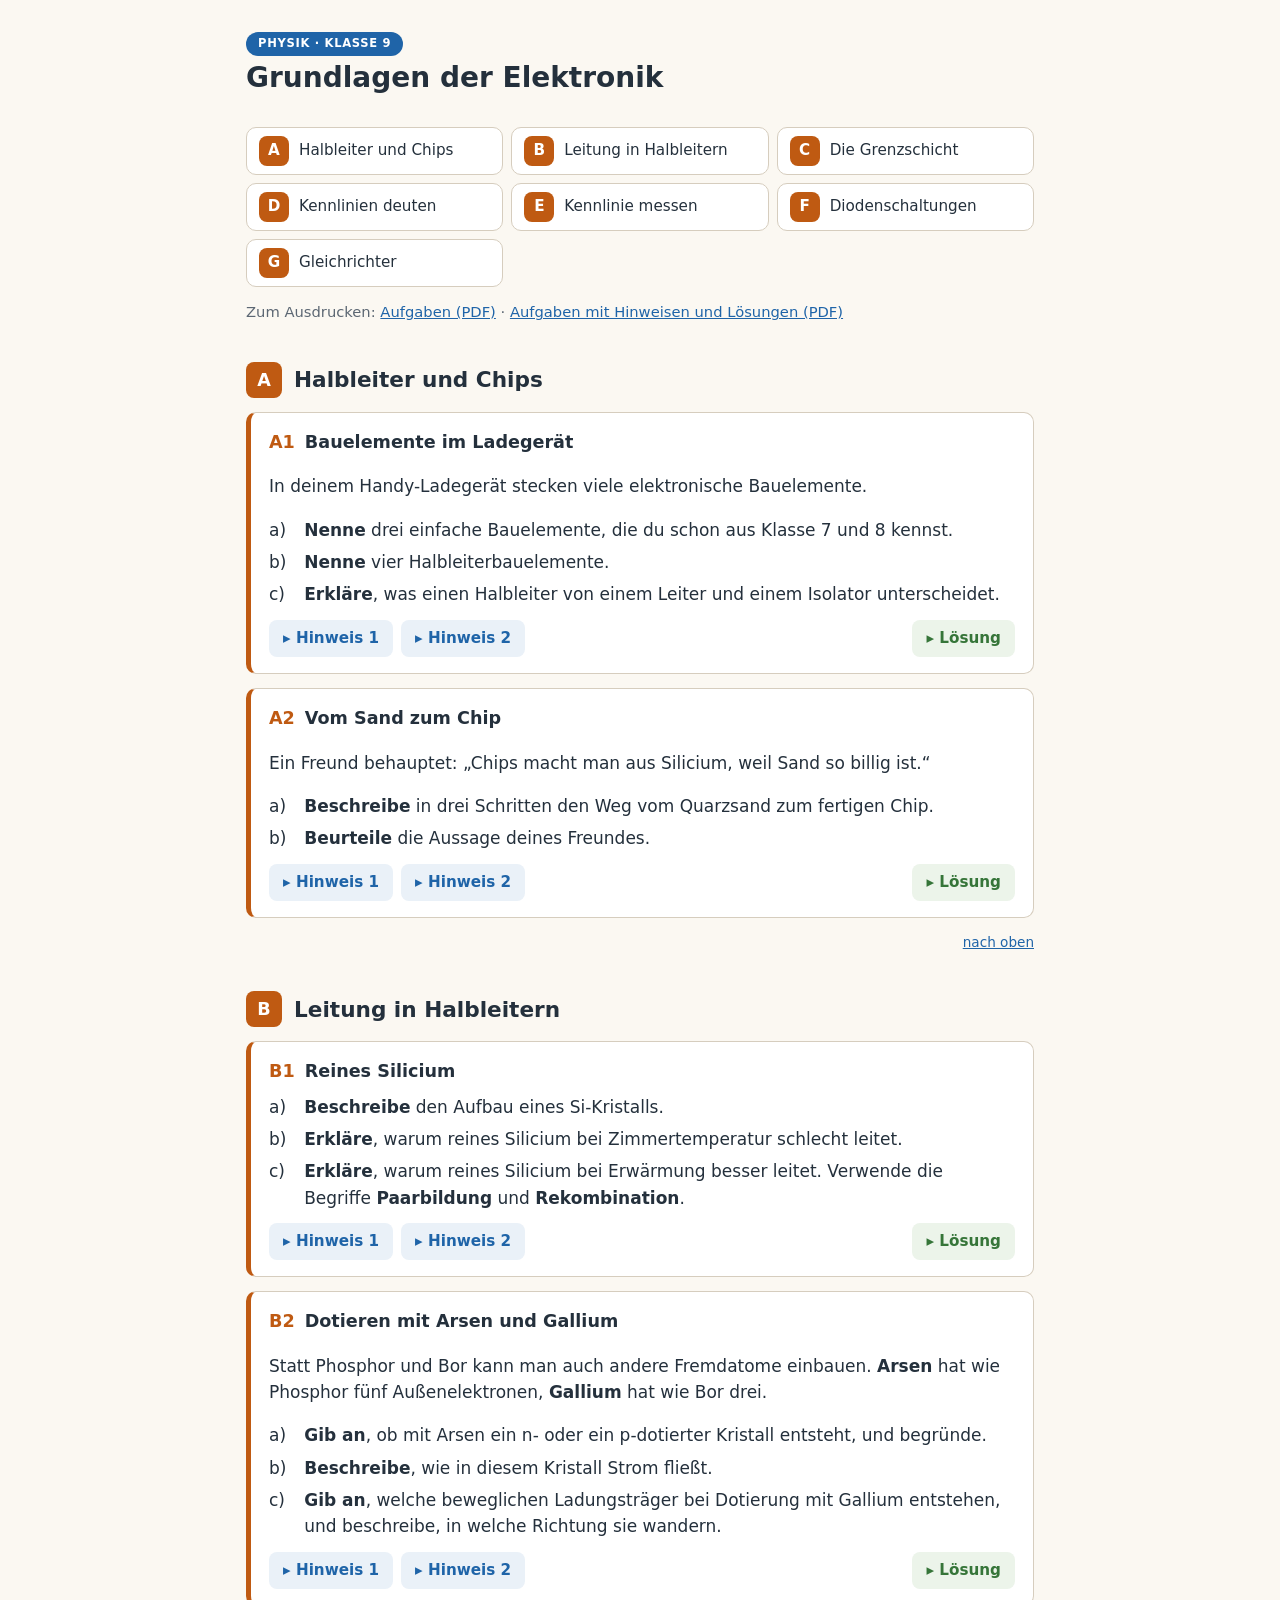
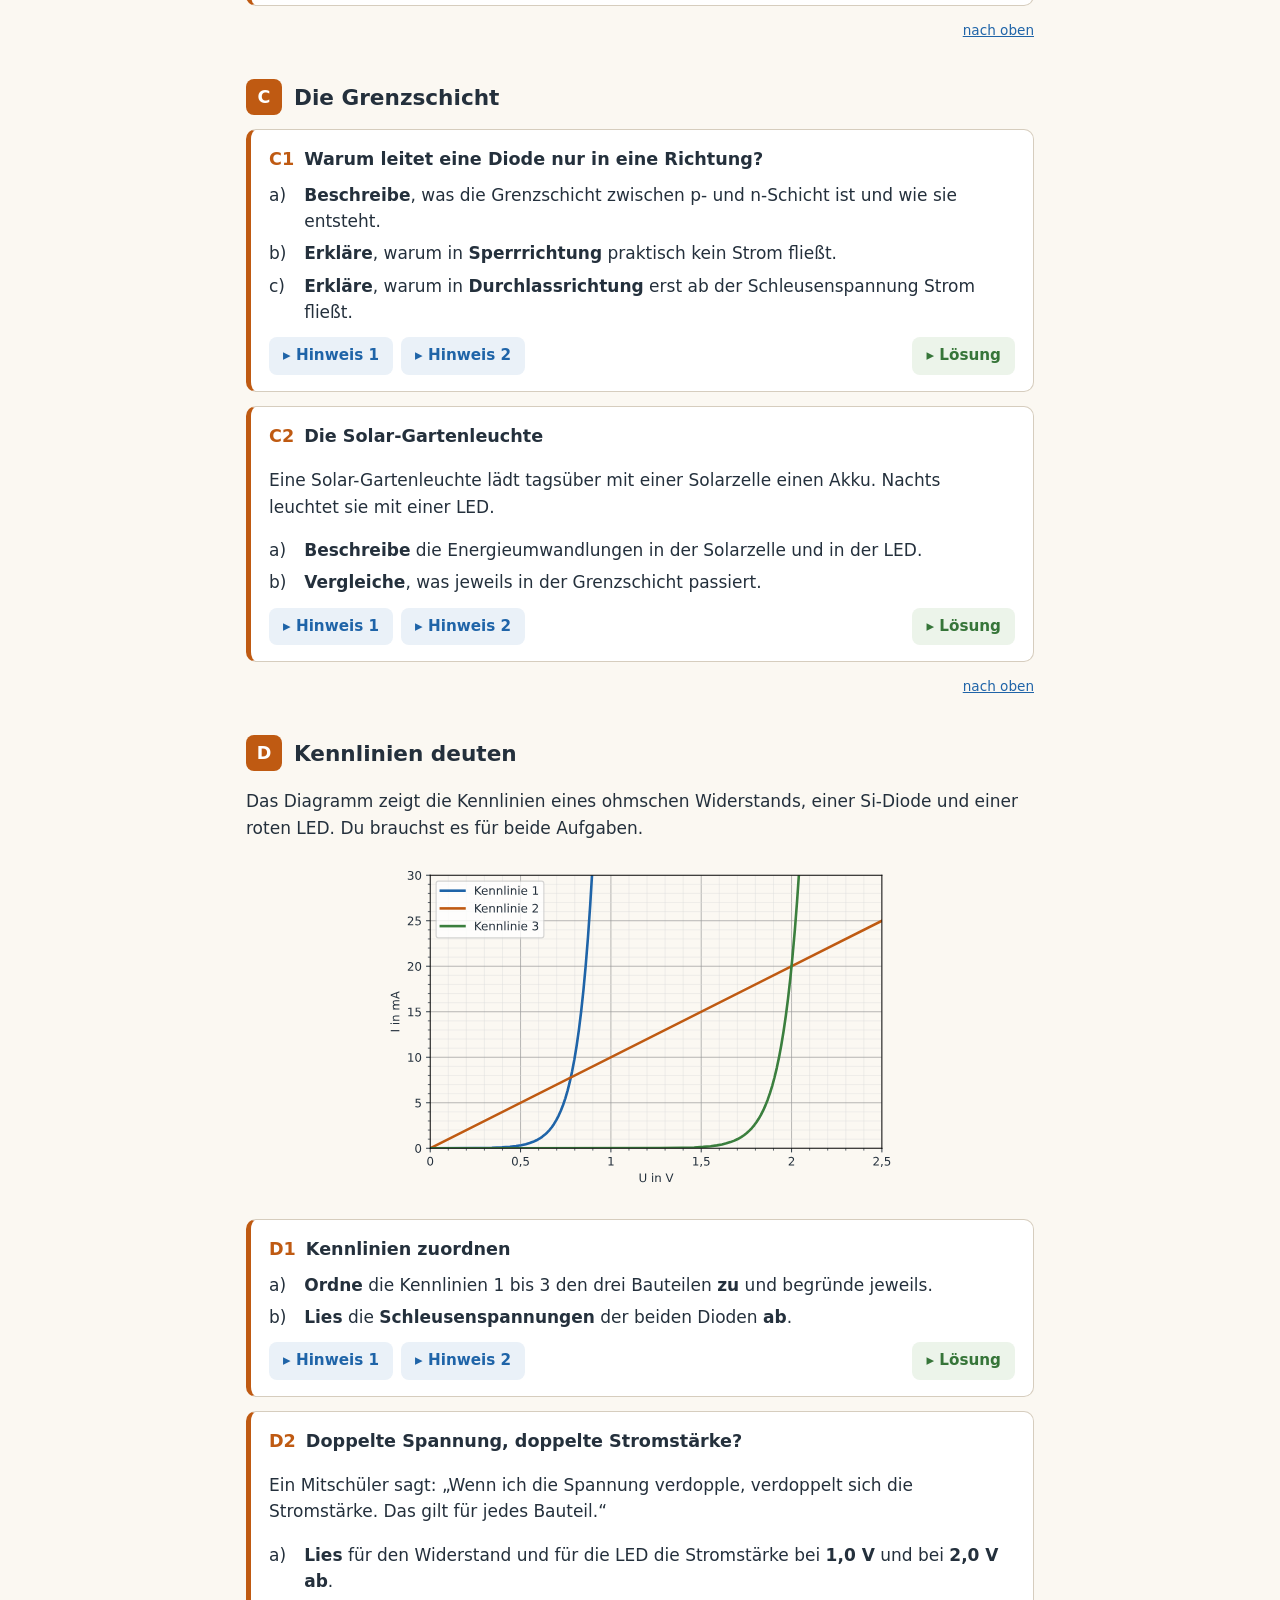
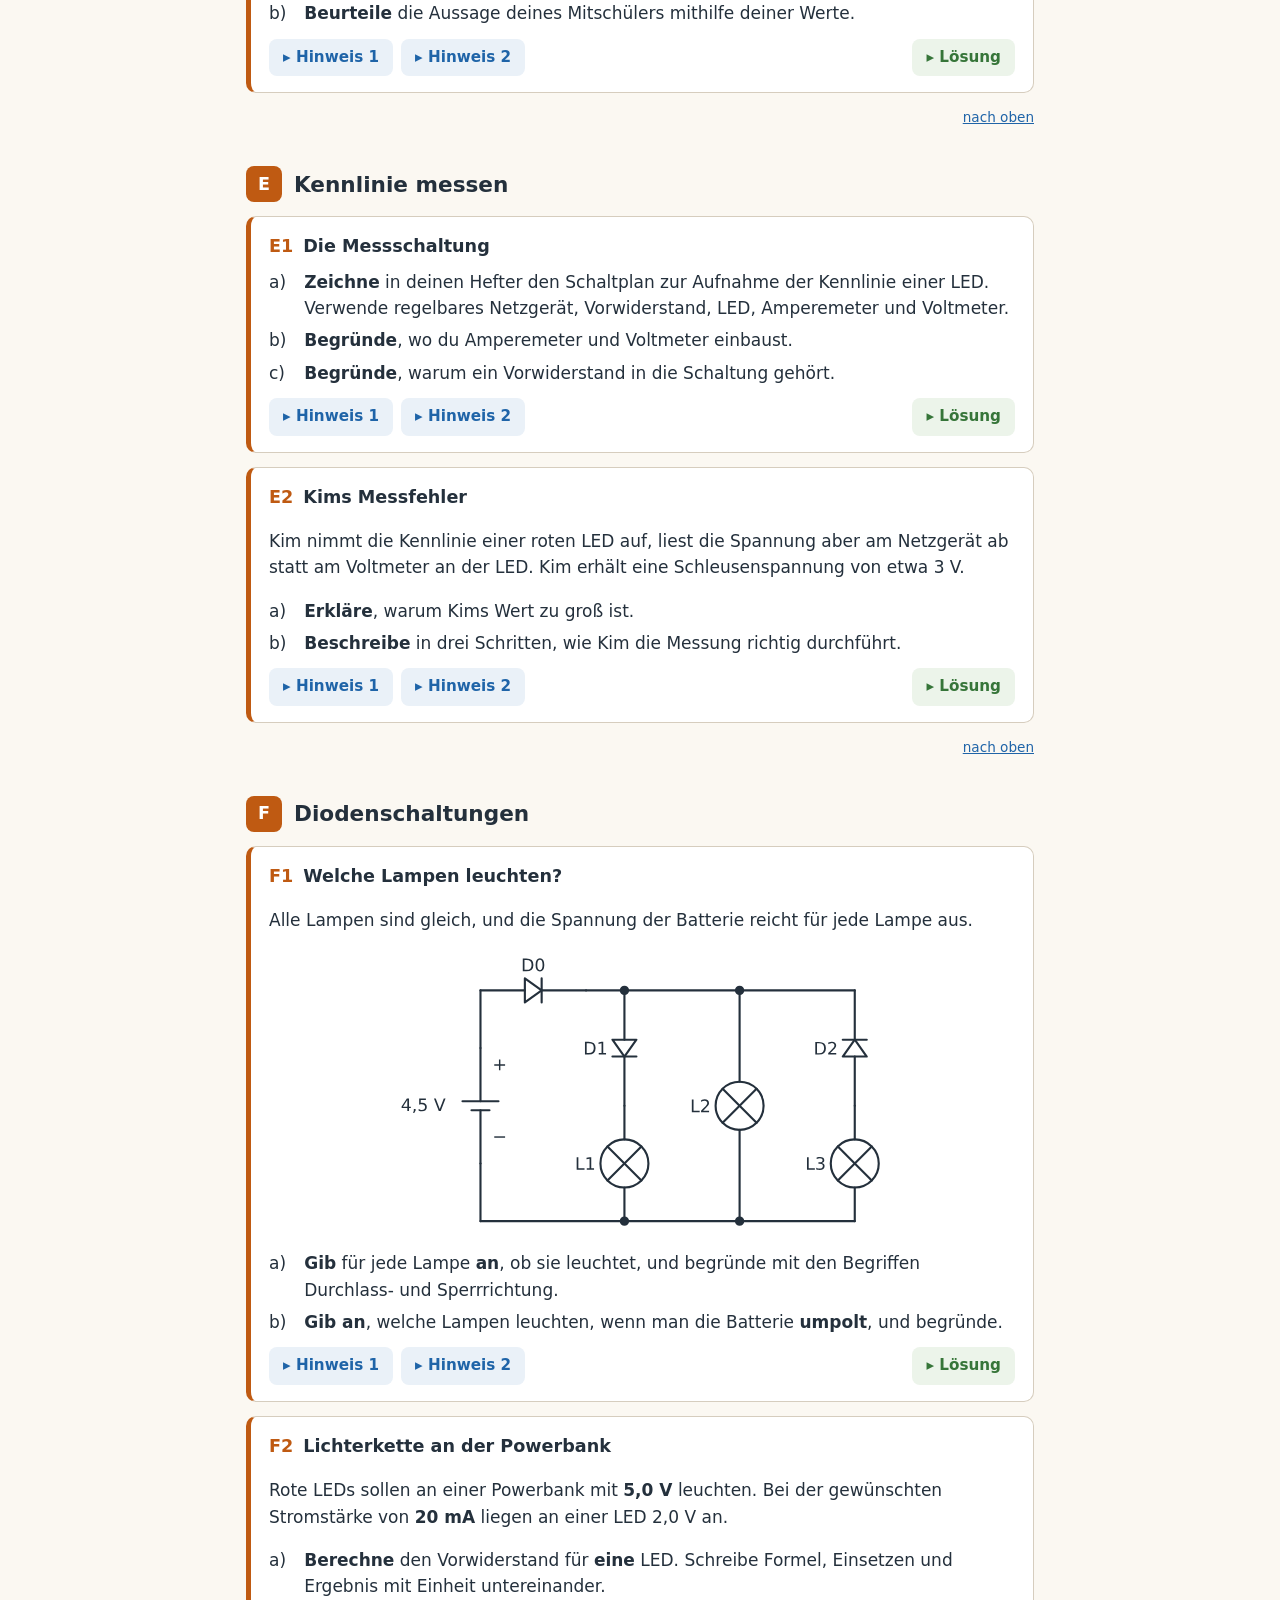
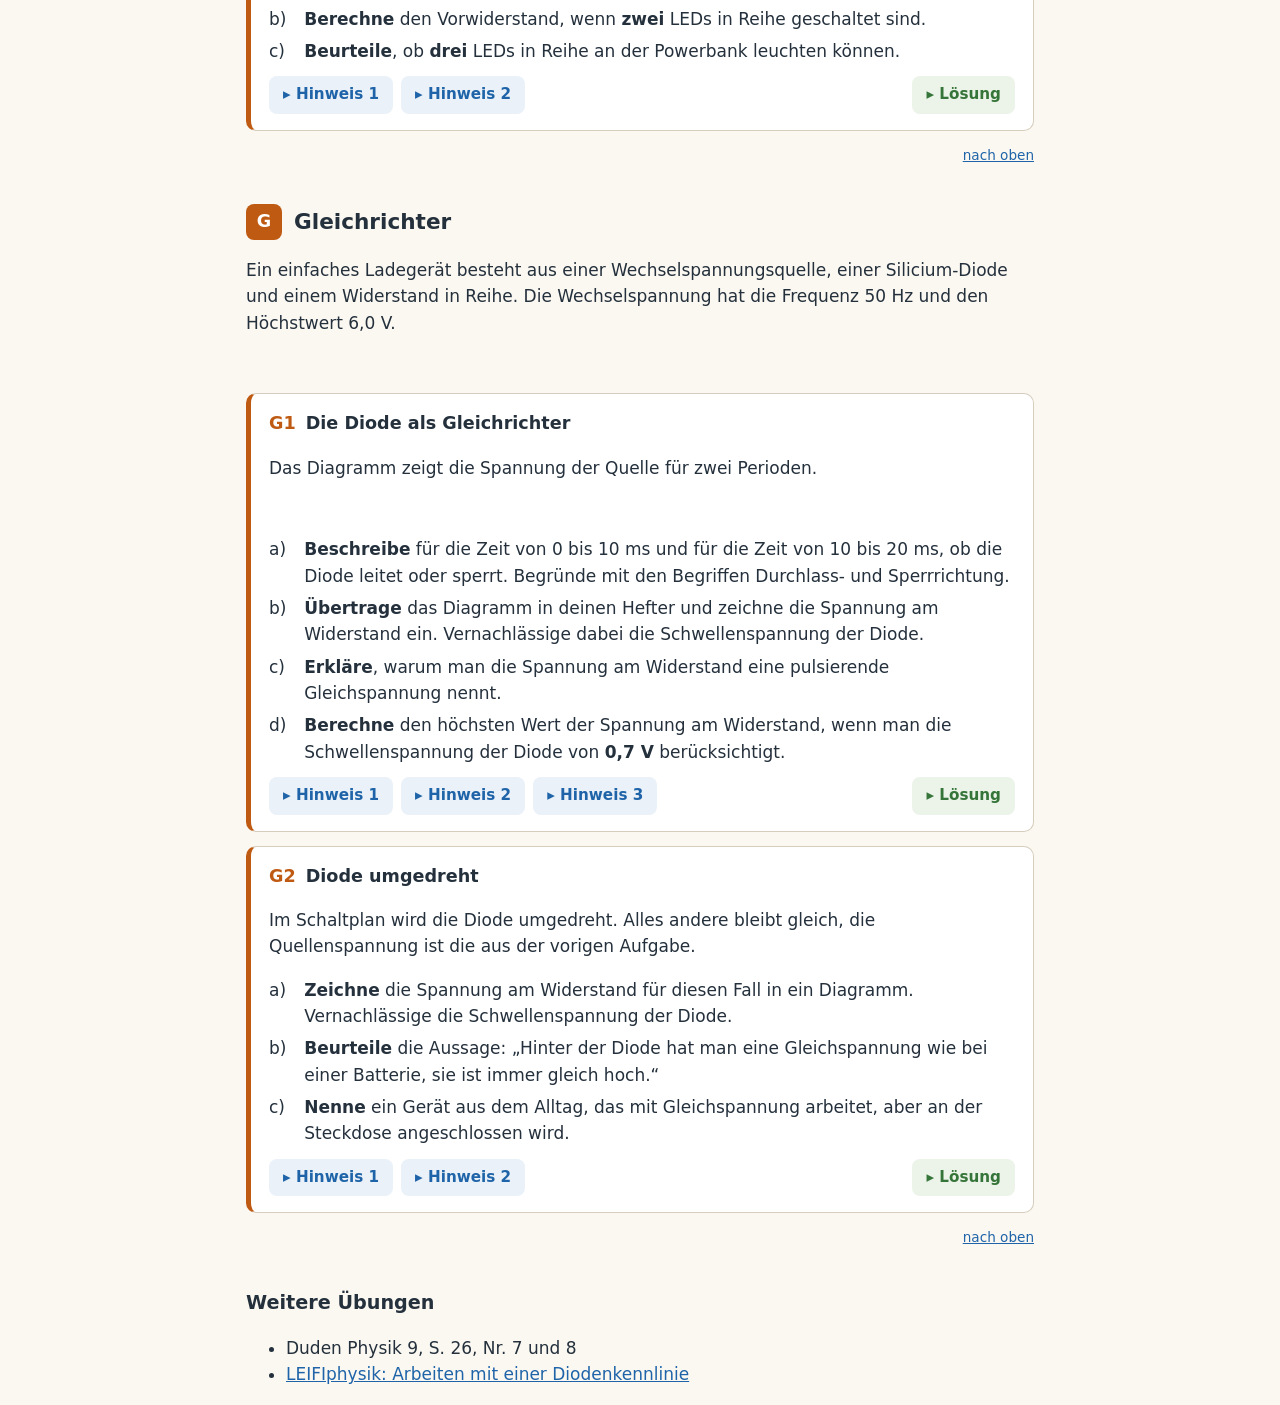
<file: elektronik-9/index.html>
<!doctype html>
<html lang="de">
<head>
<meta charset="utf-8">
<meta name="viewport" content="width=device-width, initial-scale=1">
<meta http-equiv="Content-Security-Policy" content="default-src 'none'; img-src 'self'; style-src 'self'; base-uri 'none'; form-action 'none'">
<meta name="referrer" content="no-referrer">
<meta name="robots" content="noindex">
<meta name="theme-color" content="#FBF8F2">
<title>Grundlagen der Elektronik</title>
<link rel="icon" href="../favicon.svg" type="image/svg+xml">
<link rel="stylesheet" href="../style.css">
<link rel="stylesheet" href="formeln/formeln.css">
</head>
<body id="top">
<header><p class="kicker">Physik · Klasse 9</p><h1>Grundlagen der Elektronik</h1>
</header>
<main>
<nav class="themen" aria-label="Themen"><a href="#thema-a"><span>A</span>Halbleiter und Chips</a><a href="#thema-b"><span>B</span>Leitung in Halbleitern</a><a href="#thema-c"><span>C</span>Die Grenzschicht</a><a href="#thema-d"><span>D</span>Kennlinien deuten</a><a href="#thema-e"><span>E</span>Kennlinie messen</a><a href="#thema-f"><span>F</span>Diodenschaltungen</a><a href="#thema-g"><span>G</span>Gleichrichter</a></nav>
<p class="pdf">Zum Ausdrucken: <a href="uebungen.pdf">Aufgaben (PDF)</a> · <a href="uebungen-loesungen.pdf">Aufgaben mit Hinweisen und Lösungen (PDF)</a></p>
<section class="thema" id="thema-a">
<div class="themenkopf">
<h2><span class="kachel">A</span>Halbleiter und Chips</h2>
</div>
<article class="aufgabe" id="a1">
<div class="auftrag">
<h3><span class="nr">A1</span>Bauelemente im Ladegerät</h3>
<p>In deinem Handy-Ladegerät stecken viele elektronische Bauelemente.</p>
<ol class="teil"><li><span class="abc">a)</span><div><strong>Nenne</strong> drei einfache Bauelemente, die du schon aus Klasse 7 und 8 kennst.</div></li><li><span class="abc">b)</span><div><strong>Nenne</strong> vier Halbleiterbauelemente.</div></li><li><span class="abc">c)</span><div><strong>Erkläre</strong>, was einen Halbleiter von einem Leiter und einem Isolator unterscheidet.</div></li></ol>
</div>
<div class="hilfen"><details class="hinweis"><summary>Hinweis 1<span class="zu"> zu A1</span></summary><div><p>Einfache Bauelemente kennst du aus Stromkreisen ohne Elektronik, zum Beispiel aus der Taschenlampe.</p></div></details><details class="hinweis"><summary>Hinweis 2<span class="zu"> zu A1</span></summary><div><p>Eines der Halbleiterbauelemente leuchtet, ein anderes erzeugt aus Licht elektrische Energie.</p></div></details><details class="loesung"><summary>Lösung<span class="zu"> zu A1</span></summary><div><ol class="teil"><li><span class="abc">a)</span><div>Zum Beispiel Schalter, Widerstand und Glühlampe.</div></li><li><span class="abc">b)</span><div>Diode, Leuchtdiode (LED), Transistor und Solarzelle.</div></li><li><span class="abc">c)</span><div>Die Leitfähigkeit eines Halbleiters liegt zwischen der von Metallen (Leitern) und Isolatoren. Außerdem lassen sich seine elektrischen Eigenschaften gezielt verändern.</div></li></ol></div></details></div>
</article>
<article class="aufgabe" id="a2">
<div class="auftrag">
<h3><span class="nr">A2</span>Vom Sand zum Chip</h3>
<p>Ein Freund behauptet: „Chips macht man aus Silicium, weil Sand so billig ist.“</p>
<ol class="teil"><li><span class="abc">a)</span><div><strong>Beschreibe</strong> in drei Schritten den Weg vom Quarzsand zum fertigen Chip.</div></li><li><span class="abc">b)</span><div><strong>Beurteile</strong> die Aussage deines Freundes.</div></li></ol>
</div>
<div class="hilfen"><details class="hinweis"><summary>Hinweis 1<span class="zu"> zu A2</span></summary><div><p>Aus dem Sand wird zuerst ein großer Kristall. Was passiert danach mit ihm?</p></div></details><details class="hinweis"><summary>Hinweis 2<span class="zu"> zu A2</span></summary><div><p>Vergleiche Silicium mit Kupfer und Glas. Was kann man nur bei Silicium gezielt verändern?</p></div></details><details class="loesung"><summary>Lösung<span class="zu"> zu A2</span></summary><div><ol class="teil"><li><span class="abc">a)</span><div>Aus Quarzsand wird hochreines Silicium gewonnen. Daraus wächst ein großer Si-Kristall, der in dünne Scheiben gesägt wird, die <strong>Wafer</strong>. Auf einem Wafer entstehen tausende Chips.</div></li><li><span class="abc">b)</span><div>Die Aussage stimmt nicht. Hochreines Silicium herzustellen ist aufwendig und teuer. Entscheidend ist, dass Silicium ein Halbleiter ist. Seine Leitfähigkeit lässt sich gezielt verändern, während Kupfer immer gut leitet und Glas praktisch nie.</div></li></ol></div></details></div>
</article>
<p class="hoch"><a href="#top">nach oben</a></p></section>
<section class="thema" id="thema-b">
<div class="themenkopf">
<h2><span class="kachel">B</span>Leitung in Halbleitern</h2>
</div>
<article class="aufgabe" id="b1">
<div class="auftrag">
<h3><span class="nr">B1</span>Reines Silicium</h3>
<ol class="teil"><li><span class="abc">a)</span><div><strong>Beschreibe</strong> den Aufbau eines Si-Kristalls.</div></li><li><span class="abc">b)</span><div><strong>Erkläre</strong>, warum reines Silicium bei Zimmertemperatur schlecht leitet.</div></li><li><span class="abc">c)</span><div><strong>Erkläre</strong>, warum reines Silicium bei Erwärmung besser leitet. Verwende die Begriffe <strong>Paarbildung</strong> und <strong>Rekombination</strong>.</div></li></ol>
</div>
<div class="hilfen"><details class="hinweis"><summary>Hinweis 1<span class="zu"> zu B1</span></summary><div><p>Jedes Si-Atom hat vier Außenelektronen. Mit wie vielen Nachbarn ist es verbunden?</p></div></details><details class="hinweis"><summary>Hinweis 2<span class="zu"> zu B1</span></summary><div><p>Wärme kann Elektronen aus ihrer Bindung lösen. Was bleibt an der alten Stelle zurück?</p></div></details><details class="loesung"><summary>Lösung<span class="zu"> zu B1</span></summary><div><ol class="teil"><li><span class="abc">a)</span><div>Jedes Si-Atom ist über Atombindungen mit vier Nachbaratomen verbunden. Alle Außenelektronen stecken in diesen Bindungen.</div></li><li><span class="abc">b)</span><div>Bei Zimmertemperatur gibt es kaum freie Ladungsträger, weil fast alle Elektronen gebunden sind.</div></li><li><span class="abc">c)</span><div>Wärme löst Elektronen aus ihren Bindungen. Dabei entstehen ein freies Elektron und ein Loch, beide können Ladung transportieren (<strong>Paarbildung</strong>). Je wärmer, desto mehr solcher Paare und desto besser die Leitfähigkeit. Trifft ein freies Elektron wieder auf ein Loch, verschwinden beide (<strong>Rekombination</strong>).</div></li></ol></div></details></div>
</article>
<article class="aufgabe" id="b2">
<div class="auftrag">
<h3><span class="nr">B2</span>Dotieren mit Arsen und Gallium</h3>
<p>Statt Phosphor und Bor kann man auch andere Fremdatome einbauen. <strong>Arsen</strong> hat wie Phosphor fünf Außenelektronen, <strong>Gallium</strong> hat wie Bor drei.</p>
<ol class="teil"><li><span class="abc">a)</span><div><strong>Gib an</strong>, ob mit Arsen ein n- oder ein p-dotierter Kristall entsteht, und begründe.</div></li><li><span class="abc">b)</span><div><strong>Beschreibe</strong>, wie in diesem Kristall Strom fließt.</div></li><li><span class="abc">c)</span><div><strong>Gib an</strong>, welche beweglichen Ladungsträger bei Dotierung mit Gallium entstehen, und beschreibe, in welche Richtung sie wandern.</div></li></ol>
</div>
<div class="hilfen"><details class="hinweis"><summary>Hinweis 1<span class="zu"> zu B2</span></summary><div><p>Für vier Bindungen braucht ein Atom genau vier Außenelektronen. Bleibt bei Arsen eins übrig oder fehlt eins?</p></div></details><details class="hinweis"><summary>Hinweis 2<span class="zu"> zu B2</span></summary><div><p>Ein Elektron, das in keiner Bindung steckt, ist frei beweglich. Eine unvollständige Bindung hinterlässt ein Loch.</p></div></details><details class="loesung"><summary>Lösung<span class="zu"> zu B2</span></summary><div><ol class="teil"><li><span class="abc">a)</span><div>Es entsteht ein <strong>n-dotierter</strong> Kristall. Vier Außenelektronen des Arsens bilden Bindungen, das fünfte ist nicht gebunden und frei beweglich.</div></li><li><span class="abc">b)</span><div>Die freien Elektronen sind negativ geladen und wandern vom Minuspol zum Pluspol (n-Leitung).</div></li><li><span class="abc">c)</span><div>Gallium bildet nur drei Bindungen, eine Bindung bleibt unvollständig. Es entstehen bewegliche <strong>Löcher</strong>. Sie verhalten sich wie positive Ladungen und wandern vom Pluspol zum Minuspol (p-Leitung).</div></li></ol></div></details></div>
</article>
<p class="hoch"><a href="#top">nach oben</a></p></section>
<section class="thema" id="thema-c">
<div class="themenkopf">
<h2><span class="kachel">C</span>Die Grenzschicht</h2>
</div>
<article class="aufgabe" id="c1">
<div class="auftrag">
<h3><span class="nr">C1</span>Warum leitet eine Diode nur in eine Richtung?</h3>
<ol class="teil"><li><span class="abc">a)</span><div><strong>Beschreibe</strong>, was die Grenzschicht zwischen p- und n-Schicht ist und wie sie entsteht.</div></li><li><span class="abc">b)</span><div><strong>Erkläre</strong>, warum in <strong>Sperrrichtung</strong> praktisch kein Strom fließt.</div></li><li><span class="abc">c)</span><div><strong>Erkläre</strong>, warum in <strong>Durchlassrichtung</strong> erst ab der Schleusenspannung Strom fließt.</div></li></ol>
</div>
<div class="hilfen"><details class="hinweis"><summary>Hinweis 1<span class="zu"> zu C1</span></summary><div><p>An der Grenze treffen freie Elektronen aus der n-Schicht auf Löcher aus der p-Schicht. Was passiert, wenn ein Elektron auf ein Loch trifft?</p></div></details><details class="hinweis"><summary>Hinweis 2<span class="zu"> zu C1</span></summary><div><p>Überlege, ob die Batterie die Ladungsträger zur Grenzschicht hin drückt oder von ihr wegzieht.</p></div></details><details class="loesung"><summary>Lösung<span class="zu"> zu C1</span></summary><div><ol class="teil"><li><span class="abc">a)</span><div>An der Grenze rekombinieren freie Elektronen aus der n-Schicht mit Löchern aus der p-Schicht. So entsteht ein Bereich ohne bewegliche Ladungsträger, die <strong>Grenzschicht</strong>. Sie wirkt wie ein Isolator.</div></li><li><span class="abc">b)</span><div>In Sperrrichtung werden Elektronen und Löcher von der Grenzschicht weggezogen. Die Grenzschicht wird breiter, es fließt praktisch kein Strom.</div></li><li><span class="abc">c)</span><div>In Durchlassrichtung werden Elektronen und Löcher in die Grenzschicht gedrückt. Erst ab der Schleusenspannung ist die Grenzschicht abgebaut, dann fließt nennenswert Strom.</div></li></ol></div></details></div>
</article>
<article class="aufgabe" id="c2">
<div class="auftrag">
<h3><span class="nr">C2</span>Die Solar-Gartenleuchte</h3>
<p>Eine Solar-Gartenleuchte lädt tagsüber mit einer Solarzelle einen Akku. Nachts leuchtet sie mit einer LED.</p>
<ol class="teil"><li><span class="abc">a)</span><div><strong>Beschreibe</strong> die Energieumwandlungen in der Solarzelle und in der LED.</div></li><li><span class="abc">b)</span><div><strong>Vergleiche</strong>, was jeweils in der Grenzschicht passiert.</div></li></ol>
</div>
<div class="hilfen"><details class="hinweis"><summary>Hinweis 1<span class="zu"> zu C2</span></summary><div><p>In der LED treffen Elektronen und Löcher in der Grenzschicht aufeinander: Rekombination.</p></div></details><details class="hinweis"><summary>Hinweis 2<span class="zu"> zu C2</span></summary><div><p>In der Solarzelle löst Licht Elektronen aus ihren Bindungen – wie bei der Paarbildung durch Wärme.</p></div></details><details class="loesung"><summary>Lösung<span class="zu"> zu C2</span></summary><div><ol class="teil"><li><span class="abc">a)</span><div>Solarzelle: Strahlungsenergie (Licht) → elektrische Energie. Im Akku wird sie als chemische Energie gespeichert. LED: elektrische Energie → Licht.</div></li><li><span class="abc">b)</span><div>In der <strong>LED</strong> rekombinieren Elektronen und Löcher in der Grenzschicht und geben dabei Energie als Licht ab. In der <strong>Solarzelle</strong> erzeugt Licht in der Grenzschicht Elektron-Loch-Paare, die getrennt werden. So entsteht eine Spannung. Die beiden Vorgänge sind also genau umgekehrt.</div></li></ol></div></details></div>
</article>
<p class="hoch"><a href="#top">nach oben</a></p></section>
<section class="thema" id="thema-d">
<div class="themenkopf">
<h2><span class="kachel">D</span>Kennlinien deuten</h2>
<p>Das Diagramm zeigt die Kennlinien eines ohmschen Widerstands, einer Si-Diode und einer roten LED. Du brauchst es für beide Aufgaben.</p>
<figure><img src="bilder/kennlinien.svg" alt="Diagramm mit drei Kennlinien, Stromstärke I in mA über der Spannung U in V von 0 bis 2,5 V." loading="lazy"></figure>
</div>
<article class="aufgabe" id="d1">
<div class="auftrag">
<h3><span class="nr">D1</span>Kennlinien zuordnen</h3>
<ol class="teil"><li><span class="abc">a)</span><div><strong>Ordne</strong> die Kennlinien 1 bis 3 den drei Bauteilen <strong>zu</strong> und begründe jeweils.</div></li><li><span class="abc">b)</span><div><strong>Lies</strong> die <strong>Schleusenspannungen</strong> der beiden Dioden <strong>ab</strong>.</div></li></ol>
</div>
<div class="hilfen"><details class="hinweis"><summary>Hinweis 1<span class="zu"> zu D1</span></summary><div><p>Nur ein Bauteil hat eine Gerade durch den Ursprung als Kennlinie. Für welches gilt das ohmsche Gesetz?</p></div></details><details class="hinweis"><summary>Hinweis 2<span class="zu"> zu D1</span></summary><div><p>Die Schleusenspannung liest du dort ab, wo die Kurve steil zu steigen beginnt.</p></div></details><details class="loesung"><summary>Lösung<span class="zu"> zu D1</span></summary><div><ol class="teil"><li><span class="abc">a)</span><div>Kennlinie 1: Si-Diode, die Stromstärke steigt schon bei kleiner Spannung steil an. Kennlinie 2: Widerstand, eine Gerade durch den Ursprung. Kennlinie 3: rote LED, die Stromstärke steigt erst bei größerer Spannung steil an.</div></li><li><span class="abc">b)</span><div>Si-Diode: etwa 0,6 V. Rote LED: etwa 1,7 V.</div></li></ol></div></details></div>
</article>
<article class="aufgabe" id="d2">
<div class="auftrag">
<h3><span class="nr">D2</span>Doppelte Spannung, doppelte Stromstärke?</h3>
<p>Ein Mitschüler sagt: „Wenn ich die Spannung verdopple, verdoppelt sich die Stromstärke. Das gilt für jedes Bauteil.“</p>
<ol class="teil"><li><span class="abc">a)</span><div><strong>Lies</strong> für den Widerstand und für die LED die Stromstärke bei <strong>1,0 V</strong> und bei <strong>2,0 V</strong> <strong>ab</strong>.</div></li><li><span class="abc">b)</span><div><strong>Beurteile</strong> die Aussage deines Mitschülers mithilfe deiner Werte.</div></li></ol>
</div>
<div class="hilfen"><details class="hinweis"><summary>Hinweis 1<span class="zu"> zu D2</span></summary><div><p>Bei 1,0 V ist eine der beiden Kennlinien noch ganz unten auf der Achse.</p></div></details><details class="hinweis"><summary>Hinweis 2<span class="zu"> zu D2</span></summary><div><p><img class="f f_80446ff5f954i" src="formeln/f_80446ff5f954.svg" alt="I \sim U"> gilt nur, wenn die Kennlinie eine Gerade durch den Ursprung ist.</p></div></details><details class="loesung"><summary>Lösung<span class="zu"> zu D2</span></summary><div><ol class="teil"><li><span class="abc">a)</span><div>Widerstand: 10 mA bei 1,0 V und 20 mA bei 2,0 V. LED: praktisch 0 mA bei 1,0 V und 20 mA bei 2,0 V.</div></li><li><span class="abc">b)</span><div>Die Aussage stimmt nur für den ohmschen Widerstand. Bei der LED steigt die Stromstärke nicht proportional zur Spannung. Dioden sind keine ohmschen Bauteile, für sie gilt das ohmsche Gesetz nicht.</div></li></ol></div></details></div>
</article>
<p class="hoch"><a href="#top">nach oben</a></p></section>
<section class="thema" id="thema-e">
<div class="themenkopf">
<h2><span class="kachel">E</span>Kennlinie messen</h2>
</div>
<article class="aufgabe" id="e1">
<div class="auftrag">
<h3><span class="nr">E1</span>Die Messschaltung</h3>
<ol class="teil"><li><span class="abc">a)</span><div><strong>Zeichne</strong> in deinen Hefter den Schaltplan zur Aufnahme der Kennlinie einer LED. Verwende regelbares Netzgerät, Vorwiderstand, LED, Amperemeter und Voltmeter.</div></li><li><span class="abc">b)</span><div><strong>Begründe</strong>, wo du Amperemeter und Voltmeter einbaust.</div></li><li><span class="abc">c)</span><div><strong>Begründe</strong>, warum ein Vorwiderstand in die Schaltung gehört.</div></li></ol>
</div>
<div class="hilfen"><details class="hinweis"><summary>Hinweis 1<span class="zu"> zu E1</span></summary><div><p>Das Amperemeter soll den Strom durch die LED messen, das Voltmeter die Spannung an der LED.</p></div></details><details class="hinweis"><summary>Hinweis 2<span class="zu"> zu E1</span></summary><div><p>Schau dir die Kennlinie der LED an. Was passiert oberhalb der Schleusenspannung mit der Stromstärke?</p></div></details><details class="loesung"><summary>Lösung<span class="zu"> zu E1</span></summary><div><ol class="teil"><li><span class="abc">a)</span><div>Siehe Schaltplan unten.</div></li><li><span class="abc">b)</span><div>Das Amperemeter liegt <strong>in Reihe</strong> zur LED, damit der ganze Strom hindurchfließt. Das Voltmeter liegt <strong>parallel</strong> zur LED, damit es die Spannung direkt an der LED misst.</div></li><li><span class="abc">c)</span><div>Oberhalb der Schleusenspannung steigt die Stromstärke sehr stark an. Der Vorwiderstand begrenzt sie, sonst wird die LED zerstört.</div></li></ol><figure><img src="bilder/messschaltung.svg" alt="Schaltplan mit Netzgerät, Vorwiderstand, Amperemeter und LED in Reihe, Voltmeter parallel zur LED." loading="lazy"></figure></div></details></div>
</article>
<article class="aufgabe" id="e2">
<div class="auftrag">
<h3><span class="nr">E2</span>Kims Messfehler</h3>
<p>Kim nimmt die Kennlinie einer roten LED auf, liest die Spannung aber am Netzgerät ab statt am Voltmeter an der LED. Kim erhält eine Schleusenspannung von etwa 3 V.</p>
<ol class="teil"><li><span class="abc">a)</span><div><strong>Erkläre</strong>, warum Kims Wert zu groß ist.</div></li><li><span class="abc">b)</span><div><strong>Beschreibe</strong> in drei Schritten, wie Kim die Messung richtig durchführt.</div></li></ol>
</div>
<div class="hilfen"><details class="hinweis"><summary>Hinweis 1<span class="zu"> zu E2</span></summary><div><p>In der Schaltung liegt außer der LED noch ein Bauteil in Reihe.</p></div></details><details class="hinweis"><summary>Hinweis 2<span class="zu"> zu E2</span></summary><div><p>In einer Reihenschaltung teilt sich die Spannung auf. Welche Spannung zeigt dann das Netzgerät an?</p></div></details><details class="loesung"><summary>Lösung<span class="zu"> zu E2</span></summary><div><ol class="teil"><li><span class="abc">a)</span><div>Vorwiderstand und LED liegen in Reihe, die Spannung teilt sich auf: <img class="f f_9d358b4187e0i" src="formeln/f_9d358b4187e0.svg" alt="U = U_\mathrm{R} + U_\mathrm{LED}">. Das Netzgerät zeigt die Summe an, also auch die Spannung am Vorwiderstand. An der LED selbst liegt weniger an.</div></li><li><span class="abc">b)</span><div>Spannung am Netzgerät schrittweise erhöhen. Bei jedem Schritt die Spannung am Voltmeter an der LED und die Stromstärke ablesen und in eine Tabelle eintragen. Die Wertepaare ins Diagramm übertragen, dann die LED umdrehen und für die Sperrrichtung wiederholen.</div></li></ol></div></details></div>
</article>
<p class="hoch"><a href="#top">nach oben</a></p></section>
<section class="thema" id="thema-f">
<div class="themenkopf">
<h2><span class="kachel">F</span>Diodenschaltungen</h2>
</div>
<article class="aufgabe" id="f1">
<div class="auftrag">
<h3><span class="nr">F1</span>Welche Lampen leuchten?</h3>
<p>Alle Lampen sind gleich, und die Spannung der Batterie reicht für jede Lampe aus.</p>
<figure><img src="bilder/lampen.svg" alt="Schaltplan mit Batterie, Diode D0 im Hauptzweig und drei parallelen Zweigen mit D1 und L1, L2 allein sowie D2 und L3." loading="lazy"></figure>
<ol class="teil"><li><span class="abc">a)</span><div><strong>Gib</strong> für jede Lampe <strong>an</strong>, ob sie leuchtet, und begründe mit den Begriffen Durchlass- und Sperrrichtung.</div></li><li><span class="abc">b)</span><div><strong>Gib an</strong>, welche Lampen leuchten, wenn man die Batterie <strong>umpolt</strong>, und begründe.</div></li></ol>
</div>
<div class="hilfen"><details class="hinweis"><summary>Hinweis 1<span class="zu"> zu F1</span></summary><div><p>Verfolge den Strom vom Pluspol aus. Durch welche Diode muss er immer zuerst?</p></div></details><details class="hinweis"><summary>Hinweis 2<span class="zu"> zu F1</span></summary><div><p>Eine Diode in Sperrrichtung sperrt alles, was in Reihe zu ihr liegt.</p></div></details><details class="loesung"><summary>Lösung<span class="zu"> zu F1</span></summary><div><ol class="teil"><li><span class="abc">a)</span><div>L1 leuchtet: D0 und D1 liegen in Durchlassrichtung. L2 leuchtet: D0 leitet, in diesem Zweig ist keine weitere Diode. L3 leuchtet nicht: D2 liegt in Sperrrichtung.</div></li><li><span class="abc">b)</span><div>Keine Lampe leuchtet: D0 liegt jetzt in Sperrrichtung und sperrt den Hauptzweig. D0 wirkt hier wie ein Verpolungsschutz.</div></li></ol></div></details></div>
</article>
<article class="aufgabe" id="f2">
<div class="auftrag">
<h3><span class="nr">F2</span>Lichterkette an der Powerbank</h3>
<p>Rote LEDs sollen an einer Powerbank mit <strong>5,0 V</strong> leuchten. Bei der gewünschten Stromstärke von <strong>20 mA</strong> liegen an einer LED 2,0 V an.</p>
<ol class="teil"><li><span class="abc">a)</span><div><strong>Berechne</strong> den Vorwiderstand für <strong>eine</strong> LED. Schreibe Formel, Einsetzen und Ergebnis mit Einheit untereinander.</div></li><li><span class="abc">b)</span><div><strong>Berechne</strong> den Vorwiderstand, wenn <strong>zwei</strong> LEDs in Reihe geschaltet sind.</div></li><li><span class="abc">c)</span><div><strong>Beurteile</strong>, ob <strong>drei</strong> LEDs in Reihe an der Powerbank leuchten können.</div></li></ol>
</div>
<div class="hilfen"><details class="hinweis"><summary>Hinweis 1<span class="zu"> zu F2</span></summary><div><p>In einer Reihenschaltung teilt sich die Spannung auf: <img class="f f_9d358b4187e0i" src="formeln/f_9d358b4187e0.svg" alt="U = U_\mathrm{R} + U_\mathrm{LED}">.</p></div></details><details class="hinweis"><summary>Hinweis 2<span class="zu"> zu F2</span></summary><div><p>Rechne die Stromstärke in Ampere um: 20 mA = 0,020 A. Dann gilt <img class="f f_392d2fd86f49i" src="formeln/f_392d2fd86f49.svg" alt="R = U_\mathrm{R} : I">.</p></div></details><details class="loesung"><summary>Lösung<span class="zu"> zu F2</span></summary><div><ol class="teil"><li><span class="abc">a)</span><div><p class="formel"><img class="f_eaf6dd1c8671d" src="formeln/f_eaf6dd1c8671.svg" alt="U_\mathrm{R} = 5{,}0\,\mathrm{V} - 2{,}0\,\mathrm{V} = 3{,}0\,\mathrm{V}"></p>
<p class="formel"><img class="f_2d66e7e3d26ed" src="formeln/f_2d66e7e3d26e.svg" alt="R = \dfrac{U_\mathrm{R}}{I} = \dfrac{3{,}0\,\mathrm{V}}{0{,}020\,\mathrm{A}} = 150\,\Omega"></p></div></li><li><span class="abc">b)</span><div><p class="formel"><img class="f_5f6b04e72e05d" src="formeln/f_5f6b04e72e05.svg" alt="U_\mathrm{R} = 5{,}0\,\mathrm{V} - 2 \cdot 2{,}0\,\mathrm{V} = 1{,}0\,\mathrm{V}"></p>
<p class="formel"><img class="f_6ad943b6bed2d" src="formeln/f_6ad943b6bed2.svg" alt="R = \dfrac{1{,}0\,\mathrm{V}}{0{,}020\,\mathrm{A}} = 50\,\Omega"></p></div></li><li><span class="abc">c)</span><div>Nein. Jede LED leitet erst ab etwa 1,7 V nennenswert. Drei LEDs bräuchten zusammen schon über 5 V, bevor Strom fließt. An der Powerbank bleiben sie praktisch dunkel.</div></li></ol></div></details></div>
</article>
<p class="hoch"><a href="#top">nach oben</a></p></section>
<section class="thema" id="thema-g">
<div class="themenkopf">
<h2><span class="kachel">G</span>Gleichrichter</h2>
<p>Ein einfaches Ladegerät besteht aus einer Wechselspannungsquelle, einer Silicium-Diode und einem Widerstand in Reihe. Die Wechselspannung hat die Frequenz 50 Hz und den Höchstwert 6,0 V.</p>
<figure><img src="bilder/gleichrichter.svg" alt="Schaltplan mit Wechselspannungsquelle, Diode und Widerstand R gleich 100 Ohm in Reihe." loading="lazy"></figure>
</div>
<article class="aufgabe" id="g1">
<div class="auftrag">
<h3><span class="nr">G1</span>Die Diode als Gleichrichter</h3>
<p>Das Diagramm zeigt die Spannung der Quelle für zwei Perioden.</p>
<figure><img src="bilder/eingangsspannung.svg" alt="Spannung-Zeit-Diagramm einer Sinusspannung mit Höchstwert 6 Volt und Periodendauer 20 Millisekunden." loading="lazy"></figure>
<ol class="teil"><li><span class="abc">a)</span><div><strong>Beschreibe</strong> für die Zeit von 0 bis 10 ms und für die Zeit von 10 bis 20 ms, ob die Diode leitet oder sperrt. Begründe mit den Begriffen Durchlass- und Sperrrichtung.</div></li><li><span class="abc">b)</span><div><strong>Übertrage</strong> das Diagramm in deinen Hefter und zeichne die Spannung am Widerstand ein. Vernachlässige dabei die Schwellenspannung der Diode.</div></li><li><span class="abc">c)</span><div><strong>Erkläre</strong>, warum man die Spannung am Widerstand eine pulsierende Gleichspannung nennt.</div></li><li><span class="abc">d)</span><div><strong>Berechne</strong> den höchsten Wert der Spannung am Widerstand, wenn man die Schwellenspannung der Diode von <strong>0,7 V</strong> berücksichtigt.</div></li></ol>
</div>
<div class="hilfen"><details class="hinweis"><summary>Hinweis 1<span class="zu"> zu G1</span></summary><div><p>Vom Pluspol der Quelle aus gesehen: Ab wann zeigt der Pfeil der Diode in Richtung des Stroms? Das Vorzeichen der Quellenspannung wechselt alle 10 ms.</p></div></details><details class="hinweis"><summary>Hinweis 2<span class="zu"> zu G1</span></summary><div><p>Wenn die Diode sperrt, fließt kein Strom. Welche Spannung fällt dann am Widerstand ab?</p></div></details><details class="hinweis"><summary>Hinweis 3<span class="zu"> zu G1</span></summary><div><p>Bei Teilaufgabe d) liegt die Diode in Reihe zum Widerstand: <img class="f f_7e341035722fi" src="formeln/f_7e341035722f.svg" alt="U = U_\mathrm{Diode} + U_\mathrm{R}">.</p></div></details><details class="loesung"><summary>Lösung<span class="zu"> zu G1</span></summary><div><ol class="teil"><li><span class="abc">a)</span><div>Von 0 bis 10 ms ist die Spannung positiv: Die Diode liegt in Durchlassrichtung und leitet. Von 10 bis 20 ms ist die Spannung negativ: Die Diode liegt in Sperrrichtung und sperrt.</div></li><li><span class="abc">b)</span><div>Siehe Abbildung: Die positiven Halbwellen bleiben erhalten, bei den negativen Halbwellen ist die Spannung am Widerstand null.</div></li><li><span class="abc">c)</span><div>Die Spannung am Widerstand wechselt ihre Richtung nicht mehr (Gleichspannung), ist aber nicht konstant, sondern steigt und fällt in jeder Periode (pulsierend).</div></li><li><span class="abc">d)</span><div><img class="f f_ed8fc81d22b4i" src="formeln/f_ed8fc81d22b4.svg" alt="U_\mathrm{R} = U_\mathrm{max} - U_\mathrm{Diode} = 6{,}0\,\mathrm{V} - 0{,}7\,\mathrm{V} = 5{,}3\,\mathrm{V}"></div></li></ol><figure><img src="bilder/ausgangsspannung.svg" alt="Spannung-Zeit-Diagramm. Die positiven Halbwellen der Eingangsspannung sind hervorgehoben, in den negativen Halbwellen ist die Ausgangsspannung null." loading="lazy"></figure></div></details></div>
</article>
<article class="aufgabe" id="g2">
<div class="auftrag">
<h3><span class="nr">G2</span>Diode umgedreht</h3>
<p>Im Schaltplan wird die Diode umgedreht. Alles andere bleibt gleich, die Quellenspannung ist die aus der vorigen Aufgabe.</p>
<ol class="teil"><li><span class="abc">a)</span><div><strong>Zeichne</strong> die Spannung am Widerstand für diesen Fall in ein Diagramm. Vernachlässige die Schwellenspannung der Diode.</div></li><li><span class="abc">b)</span><div><strong>Beurteile</strong> die Aussage: „Hinter der Diode hat man eine Gleichspannung wie bei einer Batterie, sie ist immer gleich hoch.“</div></li><li><span class="abc">c)</span><div><strong>Nenne</strong> ein Gerät aus dem Alltag, das mit Gleichspannung arbeitet, aber an der Steckdose angeschlossen wird.</div></li></ol>
</div>
<div class="hilfen"><details class="hinweis"><summary>Hinweis 1<span class="zu"> zu G2</span></summary><div><p>Jetzt leitet die Diode in der Zeit, in der die Quellenspannung <strong>negativ</strong> ist. Welches Vorzeichen hat die Spannung am Widerstand dann?</p></div></details><details class="hinweis"><summary>Hinweis 2<span class="zu"> zu G2</span></summary><div><p>Vergleiche zwei Dinge: die Richtung der Spannung und ihre Höhe.</p></div></details><details class="loesung"><summary>Lösung<span class="zu"> zu G2</span></summary><div><ol class="teil"><li><span class="abc">a)</span><div>Siehe Abbildung: Jetzt bleiben die negativen Halbwellen erhalten, in den positiven Halbwellen ist die Spannung null.</div></li><li><span class="abc">b)</span><div>Nur teilweise richtig. Die Richtung der Spannung bleibt gleich, das ist wie bei einer Batterie. Die Höhe schwankt aber zwischen 0 V und dem Höchstwert und ist zeitweise null, bei einer Batterie ist sie konstant.</div></li><li><span class="abc">c)</span><div>Zum Beispiel Handy-Ladegerät, Laptop-Netzteil oder Fernseher. Dort sorgt ein Gleichrichter für Gleichspannung.</div></li></ol><figure><img src="bilder/ausgangsspannung_umgedreht.svg" alt="Spannung-Zeit-Diagramm. In den negativen Halbwellen folgt die Ausgangsspannung der Eingangsspannung, in den positiven Halbwellen ist sie null." loading="lazy"></figure></div></details></div>
</article>
<p class="hoch"><a href="#top">nach oben</a></p></section>
<section class="weitere"><h2>Weitere Übungen</h2><ul><li>Duden Physik 9, S. 26, Nr. 7 und 8</li><li><a href="https://www.leifiphysik.de/elektronik/halbleiterdiode/aufgabe/arbeiten-mit-einer-diodenkennlinie" rel="noopener noreferrer">LEIFIphysik: Arbeiten mit einer Diodenkennlinie</a></li></ul></section>
</main>
</body>
</html>
</file>
<file: style.css>
/* Übungsseiten – Farben wie die Folienvorlage (hell) */
:root {
  --bg: #FBF8F2;
  --text: #24303C;
  --muted: #5C6773;
  --blau: #1F64A8;        /* Hefter, Hinweise */
  --orange: #BF5A12;      /* Aufgaben: jetzt arbeiten */
  --gruen: #3B7F3E;       /* Lösung, Sicherung */
  --karte: #FFFFFF;
  --flaeche: #F2EDE3;
  --linie: #D6CDBE;
  --radius: 10px;
}

* { box-sizing: border-box; }

html { scroll-behavior: smooth; }

body {
  margin: 0;
  background: var(--bg);
  color: var(--text);
  font-family: Tahoma, Verdana, "DejaVu Sans", system-ui, sans-serif;
  font-size: 17px;
  line-height: 1.55;
}

header, main, footer { max-width: 820px; margin: 0 auto; padding: 0 16px; }

header { padding-top: 28px; padding-bottom: 8px; }
h1 { font-size: 1.75rem; line-height: 1.2; margin: 0.2em 0 0.2em; }
.kicker {
  display: inline-block; margin: 0;
  background: var(--blau); color: #fff;
  font-size: 0.72rem; font-weight: bold; letter-spacing: 0.06em; text-transform: uppercase;
  padding: 3px 12px; border-radius: 999px;
}
.unter { color: var(--muted); margin: 0.2em 0 0; }

.einleitung {
  background: var(--flaeche); border-radius: var(--radius);
  padding: 4px 18px; margin: 18px 0;
}

/* Themenübersicht */
nav.themen { display: grid; grid-template-columns: repeat(auto-fill, minmax(230px, 1fr));
  gap: 8px; margin: 18px 0 8px; }
nav.themen a {
  display: flex; align-items: center; gap: 10px;
  background: var(--karte); border: 1px solid var(--linie); border-radius: var(--radius);
  padding: 8px 12px; color: var(--text); text-decoration: none; font-size: 0.95rem;
}
nav.themen a:hover, nav.themen a:focus-visible { border-color: var(--orange); }
nav.themen span, .kachel {
  flex: none; display: inline-grid; place-items: center;
  width: 30px; height: 30px; border-radius: 8px;
  background: var(--orange); color: #fff; font-weight: bold;
}

/* Thema */
section.thema { margin: 38px 0 0; scroll-margin-top: 12px; }
section.thema h2 { display: flex; align-items: center; gap: 12px; font-size: 1.35rem; margin: 0 0 4px; }
.kachel { width: 36px; height: 36px; font-size: 1.1rem; }
.check { color: var(--muted); font-size: 0.9rem; margin: 0 0 10px; }

/* Aufgabe */
article.aufgabe {
  background: var(--karte); border: 1px solid var(--linie);
  border-left: 5px solid var(--orange); border-radius: var(--radius);
  padding: 4px 18px 14px; margin: 14px 0; scroll-margin-top: 12px;
}
article.aufgabe h3 { font-size: 1.1rem; margin: 12px 0 6px; display: flex; gap: 10px; align-items: baseline; }
.nr { color: var(--orange); font-weight: bold; }
.niveau { color: var(--muted); font-size: 0.85rem; margin: 0; }
.ergebnis { color: var(--blau); font-size: 0.95rem; }

ol.teil { list-style: none; padding: 0; margin: 8px 0; }
ol.teil li { display: flex; gap: 8px; margin: 6px 0; }
ol.teil .abc { flex: none; width: 1.6em; }
ol.teil li > div > p:first-child { margin-top: 0; }
ol.teil li > div > p:last-child { margin-bottom: 0; }

figure { margin: 12px 0; text-align: center; }
figure img { max-width: 100%; height: auto; max-height: 340px; }
figcaption { color: var(--muted); font-size: 0.85rem; }

.formel { text-align: center; margin: 10px 0; overflow-x: auto; }
ol.teil .formel { text-align: left; margin: 4px 0; }
img.f { display: inline-block; }

/* Hinweise und Lösung: nebeneinander als Knöpfe, die Lösung rechts.
   Ein geöffneter Knopf nimmt die ganze Breite, die übrigen rutschen darunter. */
.hilfen { display: flex; flex-wrap: wrap; gap: 8px; margin: 12px 0 2px; }
details { border-radius: 8px; flex: 0 0 auto; max-width: 100%; }
details[open] { flex-basis: 100%; }
details.loesung { margin-left: auto; }
details > summary {
  cursor: pointer; list-style: none; font-weight: bold; font-size: 0.95rem;
  padding: 7px 14px; border-radius: 8px; user-select: none;
}
details > summary:hover { text-decoration: underline; text-underline-offset: 3px; }
summary:focus-visible, nav a:focus-visible, a.seite:focus-visible {
  outline: 2px solid var(--blau); outline-offset: 2px; }
details > summary::-webkit-details-marker { display: none; }
details > summary::before { content: "▸  "; }
details[open] > summary::before { content: "▾  "; }
details > div { padding: 0 14px 10px; }
details > div > p { margin: 0.4em 0; }
details ol.teil { margin: 4px 0; }

details.hinweis { background: #EAF1F8; }
details.hinweis > summary { color: var(--blau); }
details.loesung { background: #ECF4EA; }
details.loesung > summary { color: #367539; }   /* etwas dunkler als --gruen: Kontrast 5:1 */
summary .zu { display: none; }                  /* "zu A1" nur im PDF */

.pdf { font-size: 0.92rem; color: var(--muted); }

.hoch { text-align: right; font-size: 0.85rem; margin: 4px 0 0; }
a { color: var(--blau); }

section.weitere { margin: 40px 0 0; }
section.weitere h2 { font-size: 1.2rem; }

/* Übersicht aller Übungsseiten */
nav.uebersicht { display: grid; gap: 10px; margin: 20px 0; }
a.seite {
  display: flex; flex-direction: column; gap: 4px;
  background: var(--karte); border: 1px solid var(--linie); border-left: 5px solid var(--blau);
  border-radius: var(--radius); padding: 12px 16px; color: var(--text); text-decoration: none;
}
a.seite .kicker { align-self: flex-start; }
a.seite .unter { font-size: 0.95rem; margin: 0; }
a.seite .umfang { color: var(--muted); font-size: 0.82rem; }
a.seite:hover { border-color: var(--blau); }

footer { margin-top: 48px; padding-top: 14px; padding-bottom: 28px;
  border-top: 1px solid var(--linie); color: var(--muted); font-size: 0.85rem; }

/* Touch: Knöpfe und Links mindestens 44 px hoch, damit sie sich sicher treffen lassen */
@media (pointer: coarse) {
  details > summary { padding: 10px 16px; }
  .hoch a { display: inline-block; padding: 10px 0 10px 16px; }
}

/* Handy: Themenliste kompakter, Karten etwas schmaler gepolstert */
@media (max-width: 560px) {
  nav.themen { gap: 6px; }
  nav.themen a { padding: 5px 10px; }
  nav.themen span { width: 26px; height: 26px; font-size: 0.9rem; }
  article.aufgabe { padding: 2px 14px 12px; }
}

/* Druck: Aufgaben ohne Hilfen und Lösungen */
@media print {
  body { background: #fff; font-size: 11pt; }
  nav.themen, .hilfen, .hoch, .pdf, footer { display: none; }
  article.aufgabe { break-inside: avoid; border-color: #999; }
}
</file>
<file: elektronik-9/formeln/formeln.css>
.f_2d66e7e3d26ed{height:2.969em}
.f_392d2fd86f49i{height:0.938em;vertical-align:-0.188em}
.f_5f6b04e72e05d{height:1.172em}
.f_6ad943b6bed2d{height:2.969em}
.f_7e341035722fi{height:0.938em;vertical-align:-0.188em}
.f_80446ff5f954i{height:0.812em;vertical-align:-0.062em}
.f_9d358b4187e0i{height:0.938em;vertical-align:-0.188em}
.f_eaf6dd1c8671d{height:1.172em}
.f_ed8fc81d22b4i{height:0.938em;vertical-align:-0.188em}
</file>
